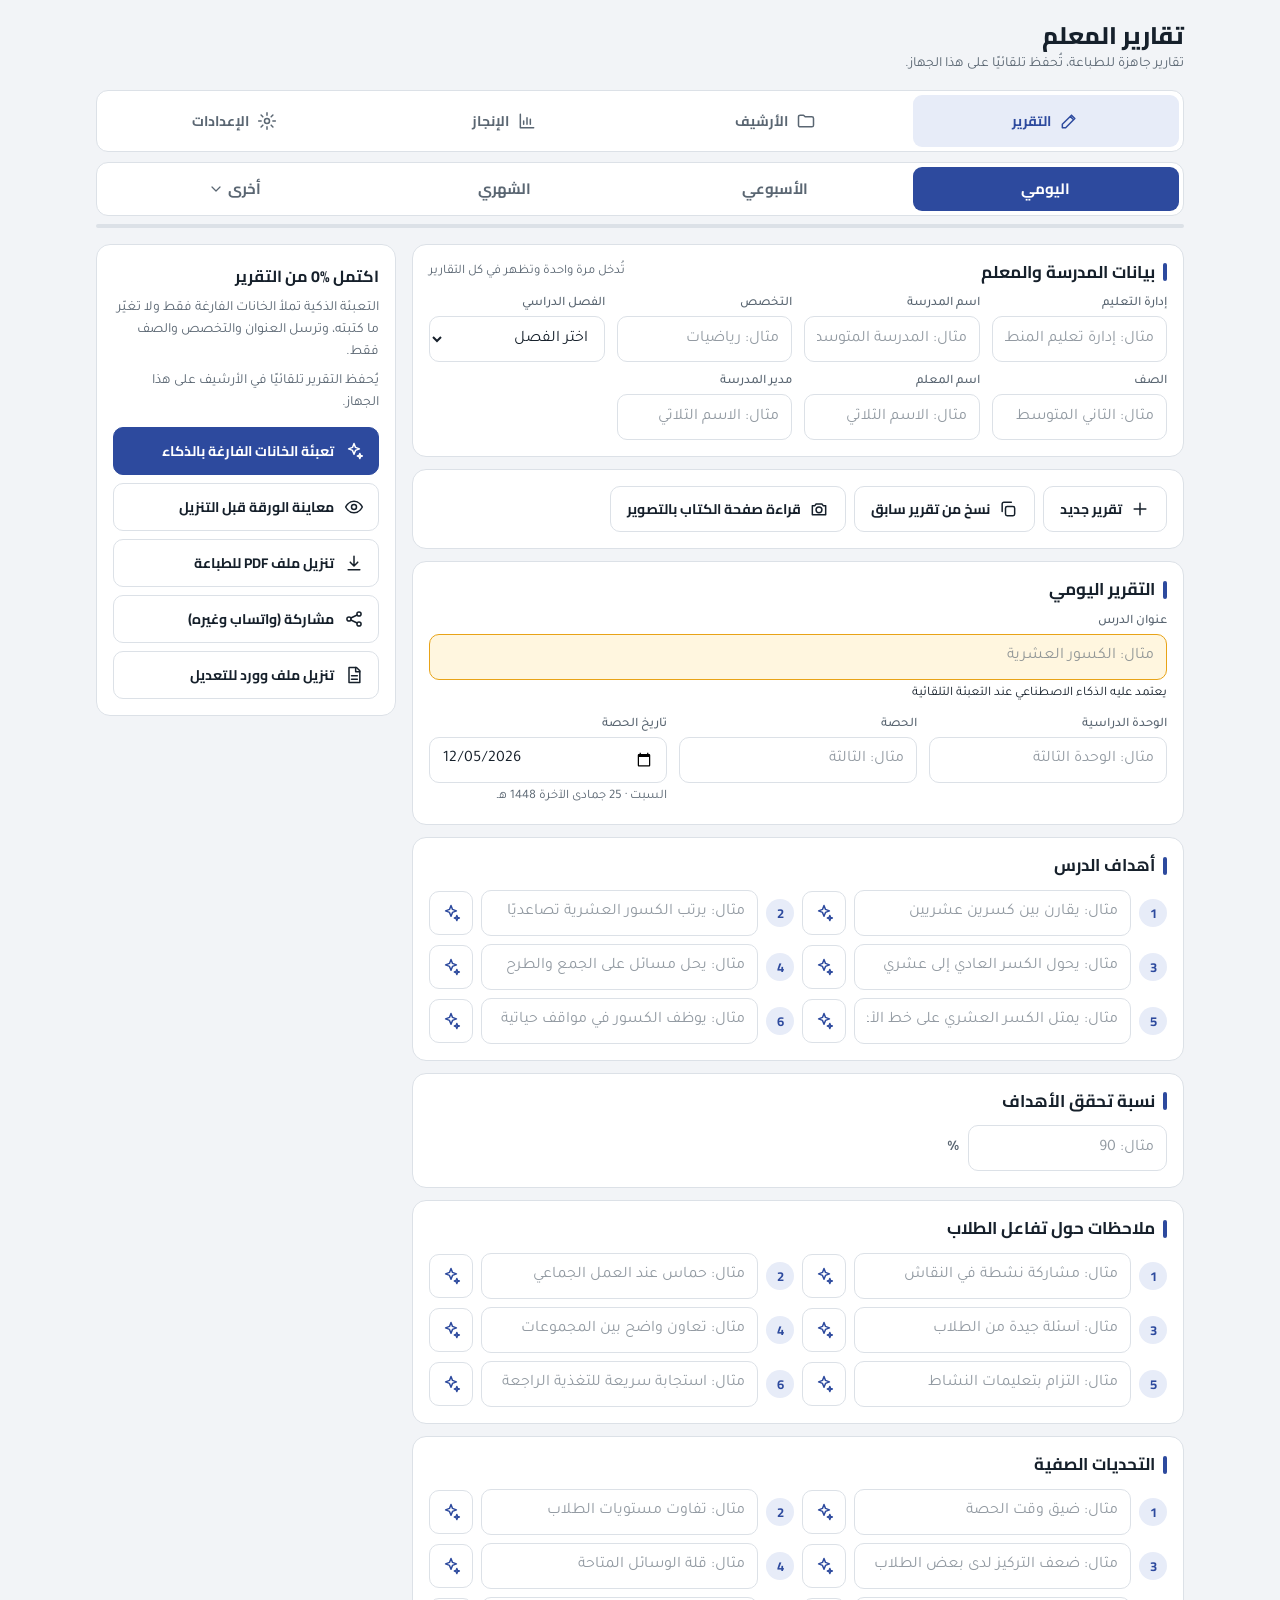
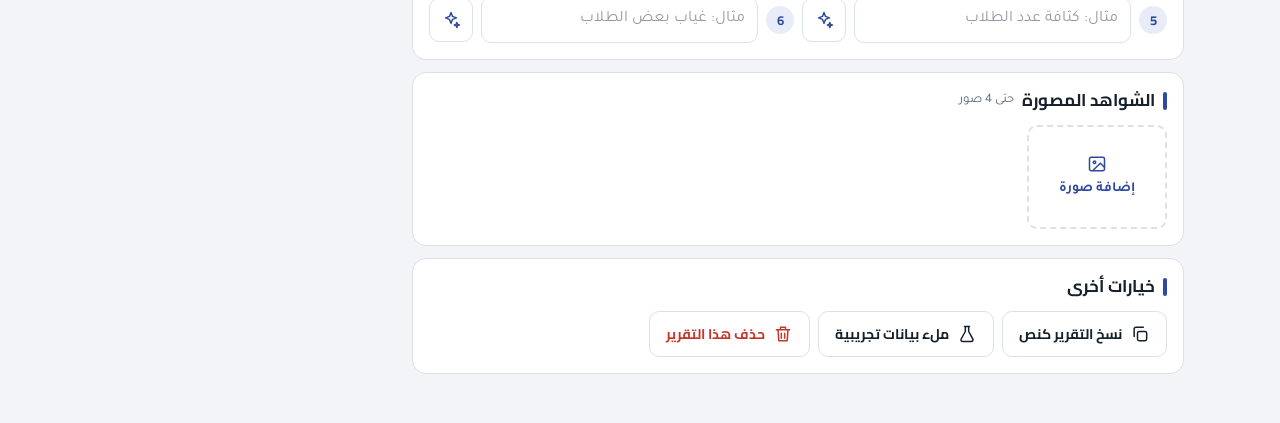
<file: index.html>
<!DOCTYPE html>
<html lang="ar" dir="rtl">
<head>
<meta charset="utf-8">
<meta name="viewport" content="width=device-width, initial-scale=1, viewport-fit=cover">
<title>تقارير المعلم</title>
<meta name="theme-color" content="#2D4A9E">
<meta name="mobile-web-app-capable" content="yes">
<meta name="apple-mobile-web-app-capable" content="yes">
<meta name="apple-mobile-web-app-title" content="تقارير المعلم">
<link rel="manifest" href="manifest.webmanifest">
<link rel="icon" href="icon-192.png">
<link rel="apple-touch-icon" href="apple-touch-icon.png">
<link rel="preconnect" href="https://fonts.googleapis.com">
<link rel="preconnect" href="https://fonts.gstatic.com" crossorigin>
<link href="https://fonts.googleapis.com/css2?family=Cairo:wght@600;700;800&family=Tajawal:wght@400;500;700&display=swap" rel="stylesheet">
<style>
/* Layout idea: sticky tab strip over one scrolling form column; actions dock in a side card on desktop and a bottom bar on phones. */
:root{
  --bg:#F2F4F7; --surface:#FFFFFF; --ink:#16202B; --muted:#5A6672; --line:#DCE1E7;
  --accent:#2D4A9E; --accent-ink:#FFFFFF; --accent-soft:#E7ECF8;
  --key:#E8A317; --key-soft:#FFF6DF; --ok:#1E8E5A; --danger:#C0392B;
  --font-display:Cairo,Tajawal,system-ui,sans-serif; --font-body:Tajawal,system-ui,sans-serif;
  color-scheme:light;
}
@media (prefers-color-scheme:dark){
  :root:not([data-theme="light"]){
    --bg:#0F151C; --surface:#18212B; --ink:#E7ECF1; --muted:#9AA7B4; --line:#2A3643;
    --accent:#8FA8F0; --accent-ink:#0F151C; --accent-soft:#222E4A;
    --key:#F2B33D; --key-soft:#3A2E12; --ok:#4CC38A; --danger:#FF8A7A;
    color-scheme:dark;
  }
}
:root[data-theme="dark"]{
  --bg:#0F151C; --surface:#18212B; --ink:#E7ECF1; --muted:#9AA7B4; --line:#2A3643;
  --accent:#8FA8F0; --accent-ink:#0F151C; --accent-soft:#222E4A;
  --key:#F2B33D; --key-soft:#3A2E12; --ok:#4CC38A; --danger:#FF8A7A;
  color-scheme:dark;
}
*{box-sizing:border-box}
html,body{margin:0}
body{background:var(--bg);color:var(--ink);font:400 16px/1.6 var(--font-body);-webkit-text-size-adjust:100%}
button,input,select,textarea{font:inherit;color:inherit}
[hidden]{display:none!important}
svg.i{width:20px;height:20px;flex:none;fill:none;stroke:currentColor;stroke-width:1.8;stroke-linecap:round;stroke-linejoin:round}
:focus-visible{outline:3px solid var(--accent);outline-offset:2px}
.sr{position:absolute;width:1px;height:1px;overflow:hidden;clip:rect(0 0 0 0);white-space:nowrap}
.wrap{max-width:1120px;margin:0 auto;padding:0 16px}

header.top{padding:20px 0 4px}
header.top h1{margin:0;font:800 24px/1.3 var(--font-display);text-wrap:balance}
header.top p{margin:2px 0 0;color:var(--muted);font-size:14px}

.tabbar{position:sticky;top:0;z-index:20;background:var(--bg);padding:10px 0 8px}
.tabs{display:grid;grid-template-columns:repeat(4,1fr);gap:4px;background:var(--surface);border:1px solid var(--line);border-radius:12px;padding:4px}
.tab{min-height:44px;border:0;background:transparent;border-radius:9px;font:700 15px var(--font-display);color:var(--muted);cursor:pointer}
.tab[aria-selected="true"]{background:var(--accent);color:var(--accent-ink)}
.progress{height:4px;background:var(--line);border-radius:2px;margin-top:8px;overflow:hidden}
.progress>i{display:block;height:100%;width:0;background:var(--ok);transition:width .3s}

.layout{display:grid;grid-template-columns:minmax(0,1fr);gap:16px;padding:8px 0 110px}
.stack{display:grid;gap:12px;min-width:0}
.card{background:var(--surface);border:1px solid var(--line);border-radius:14px;padding:16px}
.card h2,.card summary{margin:0 0 12px;font:700 17px/1.4 var(--font-display);display:flex;align-items:center;gap:8px}
.card h2::before{content:"";width:4px;height:18px;border-radius:2px;background:var(--accent);flex:none}
.card h2{flex-wrap:wrap}
.card h2 small{font:400 13px var(--font-body);color:var(--muted)}
@media (max-width:559px){.card h2 small{flex:1 1 100%;margin-top:-4px}}
details.card summary{cursor:pointer;margin:0;list-style:none;justify-content:space-between}
details.card summary::-webkit-details-marker{display:none}
details.card summary span{display:flex;align-items:center;gap:8px}
details.card summary span::before{content:"";width:4px;height:18px;border-radius:2px;background:var(--accent)}
details.card summary small{font:400 13px var(--font-body);color:var(--muted)}
details.card[open] summary{margin-bottom:12px}

.grid{display:grid;grid-template-columns:repeat(auto-fit,minmax(200px,1fr));gap:12px}
.grid.prof-grid{grid-template-columns:repeat(auto-fit,minmax(150px,1fr))}
@media (max-width:559px){details.card summary small{display:none}}
.no-ai .ai-note{display:none}
.field{min-width:0}
.field.wide{grid-column:1/-1}
label.l{display:block;font:500 13px var(--font-body);color:var(--muted);margin-bottom:4px}
.field small{display:block;color:var(--muted);font-size:13px;margin-top:4px;min-height:1px}
input[type=text],input[type=number],input[type=date],select,textarea{width:100%;min-height:46px;padding:8px 12px;font-size:16px;background:var(--surface);color:var(--ink);border:1px solid var(--line);border-radius:10px}
input::placeholder{color:var(--muted);opacity:.65}
input[type=number]{text-align:right}
.field.key.empty input{border-color:var(--key);background:var(--key-soft)}
.field.key.empty small{color:var(--ink)}
.pct{display:flex;align-items:center;gap:8px;max-width:220px}
.pct span{font-weight:700;color:var(--muted)}

.rows{display:grid;gap:8px}
.row{display:flex;align-items:center;gap:8px}
.num{flex:none;width:28px;height:28px;border-radius:50%;background:var(--accent-soft);color:var(--accent);font:700 13px/28px var(--font-display);text-align:center}
@media (min-width:720px){.rows.two{grid-template-columns:1fr 1fr}}

.thumbs{display:grid;grid-template-columns:repeat(auto-fill,minmax(120px,1fr));gap:10px}
.thumbs figure{margin:0;position:relative;aspect-ratio:4/3;border-radius:10px;overflow:hidden;border:1px solid var(--line)}
.thumbs img{width:100%;height:100%;object-fit:cover;display:block}
.thumbs .x{position:absolute;top:6px;left:6px;width:34px;height:34px;border-radius:50%;border:0;background:rgba(0,0,0,.65);color:#fff;display:grid;place-items:center;cursor:pointer}
.thumbs .add{aspect-ratio:4/3;border:2px dashed var(--line);border-radius:10px;display:flex;flex-direction:column;align-items:center;justify-content:center;gap:4px;color:var(--accent);font-weight:700;font-size:14px;cursor:pointer;text-align:center}
.thumbs .add:focus-within,.thumbs .add:hover{border-color:var(--accent)}

.btn{display:inline-flex;align-items:center;justify-content:center;gap:8px;min-height:46px;padding:0 16px;border-radius:10px;border:1px solid var(--line);background:var(--surface);font:700 14px var(--font-display);cursor:pointer}
.btn:hover{border-color:var(--accent)}
.btn.primary{background:var(--accent);color:var(--accent-ink);border-color:var(--accent)}
.btn.danger{color:var(--danger)}
.btn[disabled]{opacity:.6;cursor:progress}
.btnrow{display:flex;flex-wrap:wrap;gap:8px}

aside{position:fixed;left:0;right:0;bottom:0;z-index:30;background:var(--surface);border-top:1px solid var(--line);padding:8px 12px calc(8px + env(safe-area-inset-bottom))}
.side-info{display:none}
.actions{display:grid;grid-auto-flow:column;grid-auto-columns:1fr;gap:8px}
.abtn{display:flex;flex-direction:column;align-items:center;justify-content:center;gap:2px;min-height:54px;padding:4px 6px;border-radius:10px;border:1px solid var(--line);background:var(--surface);font:700 13px var(--font-display);cursor:pointer;text-align:center}
.abtn.primary{background:var(--accent);color:var(--accent-ink);border-color:var(--accent)}
.abtn[disabled]{opacity:.6;cursor:progress}
.l-long{display:none}
.no-ai [data-act="ai"],.no-ai .cellai,.no-ai [data-act="book"]{display:none}
@media (min-width:960px){
  .layout{grid-template-columns:minmax(0,1fr) 300px;align-items:start;padding-bottom:48px}
  aside{position:sticky;top:96px;left:auto;right:auto;bottom:auto;border:1px solid var(--line);border-radius:14px;padding:16px}
  .side-info{display:block;margin-bottom:12px}
  .side-info h3{margin:0 0 6px;font:700 16px var(--font-display)}
  .side-info p{margin:0 0 6px;color:var(--muted);font-size:14px}
  .actions{grid-auto-flow:row;gap:8px}
  .abtn{flex-direction:row;justify-content:flex-start;gap:10px;min-height:48px;padding:0 14px;font-size:14px;text-align:right}
  .l-long{display:inline}.l-short{display:none}
}

#toast{position:fixed;left:50%;transform:translateX(-50%);bottom:calc(84px + env(safe-area-inset-bottom));max-width:min(92vw,420px);background:var(--ink);color:var(--bg);padding:10px 16px;border-radius:10px;font-size:14px;z-index:60;opacity:0;pointer-events:none;transition:opacity .2s;text-align:center}
#toast.on{opacity:1}
@media (min-width:960px){#toast{bottom:24px}}

.overlay{position:fixed;inset:0;z-index:50;background:rgba(10,15,22,.6);display:flex;align-items:center;justify-content:center;padding:16px}
.overlay[hidden]{display:none}
.modal{background:var(--surface);border-radius:14px;padding:20px;max-width:420px;width:100%;border:1px solid var(--line)}
.modal h3{margin:0 0 8px;font:700 18px var(--font-display)}
.modal p{margin:0 0 16px;color:var(--muted)}
.modal .btnrow{justify-content:flex-start}
.pvbox{background:var(--surface);border-radius:14px;width:min(100%,860px);max-height:100%;display:flex;flex-direction:column;border:1px solid var(--line)}
.pvhead{display:flex;align-items:center;justify-content:space-between;gap:8px;padding:10px 14px;border-bottom:1px solid var(--line)}
.pvhead h3{margin:0;font:700 16px var(--font-display)}
.pvbody{overflow:auto;padding:14px;background:#8A94A0;border-radius:0 0 14px 14px}
.pvwrap{margin:0 auto;position:relative;background:#fff;box-shadow:0 4px 18px rgba(0,0,0,.25)}
.pvwrap .sheet{position:absolute;top:0;right:0;transform-origin:top right;min-height:1123px}

#sheetHolder{position:fixed;top:0;left:-12000px;width:794px;pointer-events:none}

/* Printed sheet: fixed light colors, independent of the page theme */
.sheet{width:794px;background:#fff;color:#16202B;padding:20px 40px 24px;font:400 14px/1.55 Tajawal,sans-serif;direction:rtl;text-align:right}
.sheet *{box-sizing:border-box}
.sh-head{display:flex;justify-content:space-between;align-items:flex-end;gap:16px;border-bottom:3px solid #2D4A9E;padding-bottom:10px;margin-bottom:12px}
.sh-title{font:800 26px/1.2 Cairo,Tajawal,sans-serif;color:#16202B}
.sh-sub{color:#5A6672;font-size:13px;margin-top:4px}
.sh-org{font-size:13px;color:#5A6672;text-align:left;line-height:1.6}
.sh-org b{display:block;color:#16202B;font-size:15px}
.sh-info{display:grid;grid-template-columns:repeat(3,1fr);gap:1px;background:#CBD3DC;border:1px solid #CBD3DC;border-radius:6px;overflow:hidden}
.sh-c{background:#fff;padding:5px 10px;min-height:48px}
.sh-c.w2{grid-column:span 2}.sh-c.w3{grid-column:1/-1}
.sh-c b{display:block;font-size:12px;font-weight:500;color:#5A6672}
.sh-c span{display:block;font-weight:700;min-height:20px}
.sh-sec{margin-top:11px;break-inside:avoid;page-break-inside:avoid}
.sh-h{background:#2D4A9E;color:#fff;font:700 14px Cairo,Tajawal,sans-serif;padding:4px 10px;border-radius:5px}
.sh-cells{display:grid;gap:6px;margin-top:6px}
.sh-cells.c3{grid-template-columns:repeat(3,1fr)}.sh-cells.c2{grid-template-columns:repeat(2,1fr)}
.sh-cell{border:1px solid #CBD3DC;border-radius:5px;padding:4px 8px;min-height:32px;display:flex;gap:6px;align-items:flex-start}
.sh-n{color:#2D4A9E;font-weight:700;flex:none}
.sh-pct{margin-top:6px;border:1px solid #CBD3DC;border-radius:5px;padding:4px 10px;min-height:32px;font-weight:700;font-size:16px}
.sh-imgs{display:grid;grid-template-columns:repeat(2,1fr);gap:8px;margin-top:6px}
.sh-imgs img{width:100%;height:170px;object-fit:cover;border-radius:5px;border:1px solid #CBD3DC;display:block}
.sh-sign{display:grid;grid-template-columns:1fr 1fr;gap:24px;margin-top:16px;break-inside:avoid;page-break-inside:avoid}
.sh-sign div{border-top:1px solid #16202B;padding-top:6px;font-size:13px;min-height:54px}
.sh-sign b{color:#5A6672;font-weight:500}

@media (prefers-reduced-motion:reduce){.progress>i,#toast{transition:none}}


/* ---- v2: views, profiles, archive, dashboard, settings ---- */
.top-row{display:flex;justify-content:space-between;align-items:flex-start;gap:12px}
.profsw select{min-height:40px;width:auto;max-width:190px;font-size:14px}
nav.views{display:grid;grid-template-columns:repeat(4,1fr);gap:4px;background:var(--surface);border:1px solid var(--line);border-radius:12px;padding:4px;margin:10px 0 0}
.vbtn{display:flex;flex-direction:column;align-items:center;justify-content:center;gap:2px;min-height:52px;border:0;background:transparent;border-radius:9px;font:700 13px var(--font-display);color:var(--muted);cursor:pointer}
.vbtn[aria-current="page"]{background:var(--accent-soft);color:var(--accent)}
@media (min-width:560px){.vbtn{flex-direction:row;gap:8px;font-size:14px}}
.tab{padding:0 4px;display:flex;align-items:center;justify-content:center;gap:4px;white-space:nowrap;overflow:hidden;text-overflow:ellipsis}
.tab svg.i{width:16px;height:16px}
.tab.more{min-width:0}
body:not([data-view="edit"]) .tabbar,body:not([data-view="edit"]) aside{display:none}
body:not([data-view="edit"]) .layout{padding-bottom:40px;grid-template-columns:minmax(0,1fr)}
.abtn.desk-only{display:none}
@media (min-width:960px){.abtn.desk-only{display:flex}.btn.desk-hide{display:none}}

textarea{display:block;resize:vertical;line-height:1.7;min-height:120px}
.muted{color:var(--muted)}
.card p.muted{margin:0 0 12px;font-size:14px}
.pad{padding:12px}
.center{justify-content:center}
.empty-state{text-align:center;color:var(--muted)}
.empty-state p{margin:0}
.btn.accent{background:var(--accent-soft);color:var(--accent);border-color:var(--accent)}
.btn.mini{min-height:40px;padding:0 12px;font-size:13px}
label.btn{cursor:pointer}
.tools .btnrow{align-items:stretch}
.sec-head{display:flex;justify-content:space-between;align-items:flex-start;gap:8px;flex-wrap:wrap;margin-bottom:12px}
.sec-head h2{margin:0}
.row input{flex:1;min-width:0}
.cellai{flex:none;width:44px;height:44px;border-radius:10px;border:1px solid var(--line);background:var(--surface);color:var(--accent);display:grid;place-items:center;cursor:pointer}
.cellai:hover{border-color:var(--accent);background:var(--accent-soft)}
.cellai[disabled]{opacity:.5;cursor:progress}

.card.list{padding:4px 16px}
.item{display:flex;justify-content:space-between;align-items:center;gap:12px;padding:12px 0;border-bottom:1px solid var(--line)}
.item:last-child{border-bottom:0}
.it-main{min-width:0}
.it-top{display:flex;flex-wrap:wrap;align-items:center;gap:6px}
.it-top b{font:700 15px var(--font-display)}
.it-meta{color:var(--muted);font-size:13px;margin-top:2px}
.it-act{display:flex;gap:6px;flex:none}
@media (max-width:559px){.item{flex-direction:column;align-items:stretch}}
.chip{display:inline-block;padding:1px 10px;border-radius:999px;background:var(--accent-soft);color:var(--accent);font:700 12px var(--font-display)}
.chip.on{background:var(--key-soft);color:var(--ink);box-shadow:inset 0 0 0 1px var(--key)}
.chip.big{font-size:14px;padding:6px 14px}
.chips{display:flex;flex-wrap:wrap;gap:8px}

.stats{display:grid;grid-template-columns:repeat(auto-fit,minmax(130px,1fr));gap:10px}
.stat{background:var(--accent-soft);border-radius:12px;padding:12px;text-align:center}
.stat b{display:block;font:800 26px/1.3 var(--font-display);color:var(--accent)}
.stat span{font-size:13px;color:var(--muted)}
.chart{width:100%;max-width:560px;height:auto;display:block;margin:0 auto;direction:ltr}
.chart .ax{stroke:var(--line);stroke-width:1.5}
.chart .gl{stroke:var(--line);stroke-dasharray:3 4}
.chart .tx{fill:var(--muted);font:11px Tajawal,sans-serif}
.chart .tv{fill:var(--ink);font:700 11px Cairo,sans-serif}
.chart .bar{fill:var(--accent)}
.chart .bar0{fill:var(--line)}
.rank{margin:0;padding:0;list-style:none;display:grid;gap:6px}
.rank li{display:flex;justify-content:space-between;gap:12px;padding:8px 12px;background:var(--bg);border-radius:8px}
.rank b{color:var(--accent);font-family:var(--font-display)}

.idents{display:grid;gap:14px}
.ident{display:flex;gap:12px;align-items:center}
.ident-prev{width:84px;height:84px;flex:none;border:1px dashed var(--line);border-radius:10px;display:grid;place-items:center;color:var(--muted);background:#fff;overflow:hidden}
.ident-prev img{max-width:100%;max-height:100%;object-fit:contain}
.ident-info b{display:block;font:700 15px var(--font-display)}
.ident-info small{display:block;color:var(--muted);margin-bottom:6px}

.modal.wide{max-width:560px;padding:0;overflow:hidden;display:flex;flex-direction:column;max-height:88vh}
.pickbody{overflow:auto;padding:4px 8px}
.pitem{display:flex;gap:10px;align-items:center;width:100%;padding:12px;border:0;border-bottom:1px solid var(--line);background:transparent;text-align:right;cursor:pointer;font:inherit}
.pitem:hover{background:var(--accent-soft)}
.pitem b{font:700 15px var(--font-display);font-weight:700}
.pitem small{display:block;color:var(--muted);font-size:13px}
.pitem input[type=checkbox]{width:22px;height:22px;flex:none;accent-color:var(--accent)}
.pickfoot{padding:12px;border-top:1px solid var(--line)}

.sync-code{direction:ltr;font:700 20px/1.4 ui-monospace,Menlo,Consolas,monospace;letter-spacing:.06em;padding:12px;background:var(--accent-soft);border-radius:10px;text-align:center;user-select:all;overflow-wrap:anywhere;margin-bottom:12px}
.sync-join{display:flex;gap:8px;margin-top:10px}
.sync-join input{direction:ltr;text-transform:uppercase;letter-spacing:.05em}
.sync-msg{margin:10px 0 0;font-size:14px;color:var(--muted)}
.sync-msg.err{color:var(--danger)}
.sync-msg.ok{color:var(--ok)}

/* printed sheet: identity images */
.sh-brand{display:flex;align-items:center;gap:12px}
.sh-logo{height:64px;max-width:130px;object-fit:contain;display:block}
.sh-sign div{position:relative}
.sh-sig{height:46px;max-width:150px;object-fit:contain;vertical-align:middle;margin-inline-start:6px}
.sh-stamp{height:62px}

</style>
</head>
<body data-view="edit">
<svg width="0" height="0" style="position:absolute" aria-hidden="true">
  <symbol id="i-ai" viewBox="0 0 24 24"><path d="M12 3l1.8 4.7 4.7 1.8-4.7 1.8L12 16l-1.8-4.7L5.5 9.5l4.7-1.8L12 3z"/><path d="M19 15l.8 2.2L22 18l-2.2.8L19 21l-.8-2.2L16 18l2.2-.8L19 15z"/></symbol>
  <symbol id="i-eye" viewBox="0 0 24 24"><path d="M2 12s3.6-7 10-7 10 7 10 7-3.6 7-10 7S2 12 2 12z"/><circle cx="12" cy="12" r="3"/></symbol>
  <symbol id="i-down" viewBox="0 0 24 24"><path d="M12 4v11M7.5 11L12 15.5 16.5 11M5 20h14"/></symbol>
  <symbol id="i-up" viewBox="0 0 24 24"><path d="M12 16V5M7.5 9L12 4.5 16.5 9M5 20h14"/></symbol>
  <symbol id="i-copy" viewBox="0 0 24 24"><rect x="9" y="9" width="11" height="11" rx="2"/><path d="M5 15V6a2 2 0 012-2h9"/></symbol>
  <symbol id="i-trash" viewBox="0 0 24 24"><path d="M4 7h16M9 7V4h6v3M6 7l1 13h10l1-13M10 11v6M14 11v6"/></symbol>
  <symbol id="i-img" viewBox="0 0 24 24"><rect x="3" y="4" width="18" height="16" rx="2"/><circle cx="9" cy="10" r="1.5"/><path d="M21 16l-5-5-8 8"/></symbol>
  <symbol id="i-x" viewBox="0 0 24 24"><path d="M6 6l12 12M18 6L6 18"/></symbol>
  <symbol id="i-flask" viewBox="0 0 24 24"><path d="M9 3h6M10 3v6l-5 9a2 2 0 001.7 3h10.6a2 2 0 001.7-3l-5-9V3"/></symbol>
  <symbol id="i-edit" viewBox="0 0 24 24"><path d="M4 20h4L19 9l-4-4L4 16v4zM13.5 6.5l4 4"/></symbol>
  <symbol id="i-folder" viewBox="0 0 24 24"><path d="M3 7a2 2 0 012-2h4l2 2h8a2 2 0 012 2v8a2 2 0 01-2 2H5a2 2 0 01-2-2V7z"/></symbol>
  <symbol id="i-chart" viewBox="0 0 24 24"><path d="M4 20V4M4 20h16M8 16v-4M12 16V8M16 16v-6"/></symbol>
  <symbol id="i-gear" viewBox="0 0 24 24"><circle cx="12" cy="12" r="3"/><path d="M12 2v3M12 19v3M2 12h3M19 12h3M4.9 4.9l2.1 2.1M17 17l2.1 2.1M19.1 4.9L17 7M7 17l-2.1 2.1"/></symbol>
  <symbol id="i-share" viewBox="0 0 24 24"><circle cx="6" cy="12" r="2.5"/><circle cx="18" cy="6" r="2.5"/><circle cx="18" cy="18" r="2.5"/><path d="M8.2 10.8l7.6-3.6M8.2 13.2l7.6 3.6"/></symbol>
  <symbol id="i-doc" viewBox="0 0 24 24"><path d="M6 3h9l4 4v14H6V3z"/><path d="M14 3v5h5M9 13h7M9 17h7"/></symbol>
  <symbol id="i-plus" viewBox="0 0 24 24"><path d="M12 5v14M5 12h14"/></symbol>
  <symbol id="i-wand" viewBox="0 0 24 24"><path d="M4 20L16 8M14 6l4 4M18 3v3M16.5 4.5h3M6 5v2M5 6h2"/></symbol>
  <symbol id="i-cam" viewBox="0 0 24 24"><path d="M4 8h3l1.5-2h7L17 8h3v11H4V8z"/><circle cx="12" cy="13" r="3.5"/></symbol>
  <symbol id="i-users" viewBox="0 0 24 24"><circle cx="9" cy="8" r="3.2"/><path d="M3 20c0-3.3 2.7-6 6-6s6 2.7 6 6M16 5a3 3 0 010 6M18 14c2.2.6 3.5 2.8 3.5 6"/></symbol>
  <symbol id="i-sync" viewBox="0 0 24 24"><path d="M20 8a8 8 0 00-14-2M4 4v4h4M4 16a8 8 0 0014 2M20 20v-4h-4"/></symbol>
  <symbol id="i-phone" viewBox="0 0 24 24"><rect x="7" y="3" width="10" height="18" rx="2"/><path d="M11 18h2"/></symbol>
  <symbol id="i-check" viewBox="0 0 24 24"><path d="M5 12.5l4.5 4.5L19 7.5"/></symbol>
  <symbol id="i-chev" viewBox="0 0 24 24"><path d="M6 9l6 6 6-6"/></symbol>
</svg>

<div class="wrap">
  <header class="top">
    <div class="top-row">
      <div>
        <h1>تقارير المعلم</h1>
        <p id="subLine">تقارير جاهزة للطباعة، تُحفظ تلقائيًا على هذا الجهاز.</p>
      </div>
      <div class="profsw">
        <label class="sr" for="profSel">الملف الحالي</label>
        <select id="profSel" aria-label="الملف الحالي"></select>
      </div>
    </div>
  </header>

  <nav class="views" aria-label="أقسام الصفحة">
    <button type="button" class="vbtn" data-view="edit" aria-current="page"><svg class="i"><use href="#i-edit"/></svg><span>التقرير</span></button>
    <button type="button" class="vbtn" data-view="archive"><svg class="i"><use href="#i-folder"/></svg><span>الأرشيف</span></button>
    <button type="button" class="vbtn" data-view="dash"><svg class="i"><use href="#i-chart"/></svg><span>الإنجاز</span></button>
    <button type="button" class="vbtn" data-view="settings"><svg class="i"><use href="#i-gear"/></svg><span>الإعدادات</span></button>
  </nav>

  <div class="tabbar" id="tabbar">
    <div class="tabs" role="tablist" aria-label="نوع التقرير" id="tabs"></div>
    <div class="progress" role="progressbar" aria-label="اكتمال التقرير" aria-valuemin="0" aria-valuemax="100" aria-valuenow="0"><i id="bar"></i></div>
  </div>

  <main class="layout">
    <div class="stack" id="form"></div>

    <aside aria-label="إجراءات التقرير" id="actions">
      <div class="side-info">
        <h3>اكتمل <span dir="ltr" id="pctTxt">0%</span> من التقرير</h3>
        <p class="ai-note">التعبئة الذكية تملأ الخانات الفارغة فقط ولا تغيّر ما كتبته، وترسل العنوان والتخصص والصف فقط.</p>
        <p class="save-note" id="saveNote">يُحفظ التقرير تلقائيًا في الأرشيف على هذا الجهاز.</p>
      </div>
      <div class="actions">
        <button class="abtn primary" data-act="ai" id="aiBtn"><svg class="i"><use href="#i-ai"/></svg><span class="l-long">تعبئة الخانات الفارغة بالذكاء</span><span class="l-short">تعبئة ذكية</span></button>
        <button class="abtn" data-act="preview"><svg class="i"><use href="#i-eye"/></svg><span class="l-long">معاينة الورقة قبل التنزيل</span><span class="l-short">معاينة</span></button>
        <button class="abtn" data-act="pdf" id="pdfBtn"><svg class="i"><use href="#i-down"/></svg><span class="l-long">تنزيل ملف PDF للطباعة</span><span class="l-short">تنزيل</span></button>
        <button class="abtn" data-act="share"><svg class="i"><use href="#i-share"/></svg><span class="l-long">مشاركة (واتساب وغيره)</span><span class="l-short">مشاركة</span></button>
        <button class="abtn desk-only" data-act="docx"><svg class="i"><use href="#i-doc"/></svg><span class="l-long">تنزيل ملف وورد للتعديل</span></button>
      </div>
    </aside>
  </main>
</div>

<div id="toast" role="status" aria-live="polite"></div>

<div class="overlay" id="dlg" hidden>
  <div class="modal" role="dialog" aria-modal="true" aria-labelledby="dlgT">
    <h3 id="dlgT">حذف بيانات التقرير؟</h3>
    <p id="dlgP">ستُحذف حقول هذا التقرير وصوره.</p>
    <div class="btnrow">
      <button class="btn danger" data-dlg="ok" id="dlgOk">حذف</button>
      <button class="btn" data-dlg="cancel">إلغاء</button>
    </div>
  </div>
</div>

<div class="overlay" id="pick" hidden>
  <div class="modal wide" role="dialog" aria-modal="true" aria-labelledby="pickT">
    <div class="pvhead">
      <h3 id="pickT">اختيار</h3>
      <button class="btn" data-pickclose aria-label="إغلاق"><svg class="i"><use href="#i-x"/></svg></button>
    </div>
    <div class="pickbody" id="pickBody"></div>
    <div class="btnrow pickfoot" id="pickFoot" hidden><button class="btn primary" id="pickOk" type="button">إضافة المحدد</button></div>
  </div>
</div>

<div class="overlay" id="pv" hidden>
  <div class="pvbox" role="dialog" aria-modal="true" aria-labelledby="pvT">
    <div class="pvhead">
      <h3 id="pvT">معاينة الورقة</h3>
      <div class="btnrow">
        <button class="btn primary" data-act="pdf"><svg class="i"><use href="#i-down"/></svg>تنزيل</button>
        <button class="btn" data-act="share"><svg class="i"><use href="#i-share"/></svg>مشاركة</button>
        <button class="btn" data-pvclose id="pvClose" aria-label="إغلاق المعاينة"><svg class="i"><use href="#i-x"/></svg></button>
      </div>
    </div>
    <div class="pvbody" id="pvBody"><div class="pvwrap" id="pvWrap"></div></div>
  </div>
</div>

<input class="sr" type="file" id="bookFile" accept="image/*" capture="environment" tabindex="-1">
<input class="sr" type="file" id="restoreFile" accept="application/json,.json" tabindex="-1">
<input class="sr" type="file" id="imgFile" accept="image/*" tabindex="-1">

<div id="sheetHolder" aria-hidden="true"></div>

<script>
(function(){
'use strict';
var MAXIMG=4;
var LEGACY_KEY='teacher-reports:v1';
/* Address of the Cloudflare Worker that relays AI requests and encrypted sync blobs. Leave empty to hide those features outside Claude. */
var AI_ENDPOINT='https://teacher-reports-ai.taj-academy.workers.dev/';
var SYNC_ENDPOINT=AI_ENDPOINT?AI_ENDPOINT+'sync':'';
var CDN={
  html2pdf:'https://cdnjs.cloudflare.com/ajax/libs/html2pdf.js/0.10.1/html2pdf.bundle.min.js',
  jszip:'https://cdnjs.cloudflare.com/ajax/libs/jszip/3.10.1/jszip.min.js'
};

var $=function(s,r){return (r||document).querySelector(s);};
var $$=function(s,r){return Array.prototype.slice.call((r||document).querySelectorAll(s));};
var esc=function(s){return String(s==null?'':s).replace(/[&<>"']/g,function(c){return {'&':'&amp;','<':'&lt;','>':'&gt;','"':'&quot;',"'":'&#39;'}[c];});};
function uid(){return Date.now().toString(36)+Math.random().toString(36).slice(2,8);}
function icon(id){return '<svg class="i" aria-hidden="true"><use href="#i-'+id+'"/></svg>';}

/* ---------- dates ---------- */
function pad(n){return String(n).padStart(2,'0');}
function iso(d){return d.getFullYear()+'-'+pad(d.getMonth()+1)+'-'+pad(d.getDate());}
function today(){return iso(new Date());}
function parseISO(s){var m=/^(\d{4})-(\d{2})-(\d{2})$/.exec(s||'');return m?new Date(+m[1],+m[2]-1,+m[3],12):null;}
function fmt(loc,o,dt){try{return new Intl.DateTimeFormat(loc,o).format(dt);}catch(e){return '';}}
function dates(s){
  var dt=parseISO(s);if(!dt){return null;}
  return {
    w:fmt('ar-SA-u-ca-gregory',{weekday:'long'},dt),
    h:fmt('ar-SA-u-ca-islamic-umalqura-nu-latn',{day:'numeric',month:'long',year:'numeric'},dt),
    g:fmt('ar-SA-u-ca-gregory-nu-latn',{day:'numeric',month:'long',year:'numeric'},dt)
  };
}
function shortHijri(s){var dt=parseISO(s);return dt?fmt('ar-SA-u-ca-islamic-umalqura-nu-latn',{day:'numeric',month:'long'},dt):'';}
function addDays(s,n){var d=parseISO(s);if(!d){return s;}d.setDate(d.getDate()+n);return iso(d);}
function numOf(x){if(x==null||String(x).trim()===''){return null;}var n=Number(x);return isNaN(n)?null:n;}
function avgOf(a){return a.length?Math.round(a.reduce(function(x,y){return x+y;},0)/a.length):null;}
/* The school week runs Sunday to Saturday here; reports are grouped by it. */
function weekRange(s){
  var d=parseISO(s);if(!d){return null;}
  var a=new Date(d);a.setDate(d.getDate()-d.getDay());
  var b=new Date(a);b.setDate(a.getDate()+6);
  return [iso(a),iso(b)];
}
function hijriKey(s){
  var d=parseISO(s);if(!d){return '';}
  try{
    var o={};
    new Intl.DateTimeFormat('en-US-u-ca-islamic-umalqura-nu-latn',{year:'numeric',month:'numeric',day:'numeric'}).formatToParts(d).forEach(function(x){o[x.type]=x.value;});
    return o.year+'-'+o.month;
  }catch(e){return String(s).slice(0,7);}
}
function hijriMonthName(s){var d=parseISO(s);return d?fmt('ar-SA-u-ca-islamic-umalqura-nu-latn',{month:'long'},d):'';}

var timer=null;
function toast(msg){var t=$('#toast');t.textContent=msg;t.classList.add('on');clearTimeout(timer);timer=setTimeout(function(){t.classList.remove('on');},3400);}

function loadScript(url){
  return new Promise(function(res,rej){
    var s=document.createElement('script');s.src=url;s.onload=function(){res();};s.onerror=function(){rej(new Error('load '+url));};
    document.head.appendChild(s);
  });
}
var libs={};
function needLib(name){
  var test={html2pdf:function(){return window.html2pdf;},jszip:function(){return window.JSZip;}}[name];
  if(test()){return Promise.resolve();}
  if(!libs[name]){libs[name]=loadScript(CDN[name]).catch(function(e){libs[name]=null;throw e;});}
  return libs[name];
}

/* ---------- configuration ---------- */
var TERMS=['الفصل الدراسي الأول','الفصل الدراسي الثاني'];
var PROFILE=[
  {id:'eduDept',label:'إدارة التعليم',ph:'إدارة تعليم المنطقة'},
  {id:'school',label:'اسم المدرسة',ph:'المدرسة المتوسطة'},
  {id:'spec',label:'التخصص',ph:'رياضيات'},
  {id:'term',label:'الفصل الدراسي',type:'select',opts:TERMS},
  {id:'grade',label:'الصف',ph:'الثاني المتوسط'},
  {id:'teacher',label:'اسم المعلم',ph:'الاسم الثلاثي'},
  {id:'principal',label:'مدير المدرسة',ph:'الاسم الثلاثي'}
];

var TABS={
  daily:{group:'main',label:'اليومي',title:'التقرير اليومي',topic:{label:'عنوان الدرس',ph:'الكسور العشرية'},
    meta:[{id:'unit',label:'الوحدة الدراسية',ph:'الوحدة الثالثة'},{id:'period',label:'الحصة',ph:'الثالثة'}],
    dateLabel:'تاريخ الحصة',
    sections:[
      {t:'list',id:'objs',label:'أهداف الدرس',n:6,ai:true,ph:['يقارن بين كسرين عشريين','يرتب الكسور العشرية تصاعديًا','يحول الكسر العادي إلى عشري','يحل مسائل على الجمع والطرح','يمثل الكسر العشري على خط الأعداد','يوظف الكسور في مواقف حياتية']},
      {t:'pct',id:'ach',label:'نسبة تحقق الأهداف',ai:[80,100],ph:'90'},
      {t:'list',id:'ints',label:'ملاحظات حول تفاعل الطلاب',n:6,ai:true,ph:['مشاركة نشطة في النقاش','حماس عند العمل الجماعي','أسئلة جيدة من الطلاب','تعاون واضح بين المجموعات','التزام بتعليمات النشاط','استجابة سريعة للتغذية الراجعة']},
      {t:'list',id:'chas',label:'التحديات الصفية',n:6,ai:true,ph:['ضيق وقت الحصة','تفاوت مستويات الطلاب','ضعف التركيز لدى بعض الطلاب','قلة الوسائل المتاحة','كثافة عدد الطلاب','غياب بعض الطلاب']}
    ]},
  weekly:{group:'main',label:'الأسبوعي',title:'التقرير الأسبوعي',topic:{label:'الأسبوع',ph:'الأسبوع الرابع'},meta:[],dateLabel:'تاريخ التقرير',
    sections:[
      {t:'list',id:'lessons',label:'أهم الدروس المنفذة',n:6,ai:true,ph:['مفهوم الكسر العشري','مقارنة الكسور العشرية','ترتيب الكسور العشرية','جمع الكسور العشرية','طرح الكسور العشرية','مراجعة عامة وتقويم']},
      {t:'pct',id:'ach',label:'متوسط تحقق الأهداف',ai:false,note:'يُحسب من تقاريرك اليومية',ph:'90'},
      {t:'list',id:'str',label:'أبرز نقاط القوة لدى الطلاب',n:3,ai:true,ph:['إتقان المهارات الأساسية','المشاركة الصفية الفاعلة','الالتزام بإنجاز الواجبات']},
      {t:'list',id:'weak',label:'أبرز نقاط الضعف لدى الطلاب',n:3,ai:true,ph:['ضعف في حل المسائل اللفظية','أخطاء في ترتيب العمليات','تردد في المشاركة الفردية']},
      {t:'list',id:'chal',label:'أبرز التحديات التعليمية',n:3,ai:true,ph:['تفاوت مستويات الطلاب','ضيق الوقت المخصص','قلة التطبيقات العملية']},
      {t:'list',id:'act',label:'الإجراءات العلاجية',n:3,ai:true,ph:['حصص تقوية قصيرة','أوراق عمل علاجية','تنويع أساليب الشرح']},
      {t:'list',id:'imp',label:'أثر الإجراءات على تقدم الطلاب',n:3,ai:true,ph:['تحسن ملحوظ في التطبيق','ارتفاع نسبة المشاركة','انخفاض الأخطاء المتكررة']},
      {t:'list',id:'rec',label:'توصيات الأسبوع القادم',n:3,ai:true,ph:['تكثيف التدريب الفردي','توظيف التقنية في الشرح','متابعة الطلاب المتعثرين']}
    ]},
  monthly:{group:'main',label:'الشهري',title:'التقرير الشهري',topic:{label:'الشهر',ph:'ربيع الآخر'},meta:[],dateLabel:'تاريخ التقرير',
    sections:[
      {t:'pct',id:'prog',label:'نسبة الإنجاز',ai:[85,100],ph:'95'},
      {t:'list',id:'imps',label:'أبرز التحسينات في أداء الطلاب',n:3,ai:true,ph:['ارتفاع مستوى التحصيل','تحسن في الانضباط الصفي','زيادة المشاركة الصفية']},
      {t:'list',id:'iss',label:'القضايا المستمرة التي تحتاج متابعة',n:3,ai:true,ph:['تأخر بعض الطلاب في الواجبات','ضعف مهارات الحساب الذهني','تكرار الغياب لدى بعض الطلاب']},
      {t:'list',id:'plans',label:'خطط المعالجة المقترحة',n:3,ai:true,ph:['برنامج تقوية أسبوعي','التواصل مع أولياء الأمور','تنويع أنشطة التعلم']},
      {t:'list',id:'top',label:'الطلاب المتميزون',n:4,ai:false,names:true,note:'أسماء تكتبها بنفسك',ph:['اسم الطالب']},
      {t:'list',id:'enr',label:'الخطة الإثرائية للطلاب المتميزين',n:3,ai:true,ph:['مسائل إثرائية متقدمة','مشاريع بحثية قصيرة','قيادة مجموعات التعلم']},
      {t:'list',id:'fail',label:'الطلاب المخفقون',n:4,ai:false,names:true,note:'أسماء تكتبها بنفسك',ph:['اسم الطالب']},
      {t:'list',id:'rem',label:'خطة المعالجة للمخفقين',n:3,ai:true,ph:['حصص علاجية فردية','تبسيط المهارات خطوة بخطوة','متابعة أسبوعية مع ولي الأمر']}
    ]},
  remedial:{group:'more',label:'الخطة العلاجية',title:'الخطة العلاجية',topic:{label:'المهارة المستهدفة',ph:'مقارنة الكسور العشرية'},
    meta:[{id:'dur',label:'مدة الخطة',ph:'أسبوعان'},{id:'cnt',label:'عدد الطلاب المستهدفين',ph:'8'}],dateLabel:'تاريخ بدء الخطة',
    sections:[
      {t:'list',id:'stu',label:'الطلاب المستهدفون',n:6,ai:false,names:true,note:'أسماء تكتبها بنفسك',ph:['اسم الطالب']},
      {t:'list',id:'cause',label:'أسباب الضعف',n:3,ai:true,ph:['ضعف في إتقان الأساسيات','قلة التدريب المنزلي','صعوبة في فهم المفهوم']},
      {t:'list',id:'proc',label:'الإجراءات العلاجية',n:4,ai:true,ph:['حصص علاجية قصيرة','أوراق عمل متدرجة','تعلم بالأقران','متابعة فردية أسبوعية']},
      {t:'list',id:'tools',label:'الأنشطة والوسائل',n:3,ai:true,ph:['بطاقات تعليمية','ألعاب تعليمية','عروض تقنية مبسطة']},
      {t:'pct',id:'gain',label:'نسبة التحسن بعد التنفيذ',ai:false,note:'تسجلها بعد انتهاء الخطة',ph:'80'}
    ]},
  initiative:{group:'more',label:'مبادرة',title:'تقرير مبادرة',topic:{label:'اسم المبادرة',ph:'مبادرة قارئ الرياضيات'},
    meta:[{id:'aud',label:'الفئة المستهدفة',ph:'طلاب الصف الثاني المتوسط'},{id:'dur',label:'مدة التنفيذ',ph:'فصل دراسي'}],dateLabel:'تاريخ التقرير',
    sections:[
      {t:'list',id:'goals',label:'أهداف المبادرة',n:4,ai:true,ph:['رفع مستوى التحصيل','تنمية حب المادة','تعزيز التعلم الذاتي','دعم الطلاب المتعثرين']},
      {t:'list',id:'steps',label:'مراحل التنفيذ',n:4,ai:true,ph:['التخطيط والإعداد','الإعلان للطلاب','التنفيذ الميداني','القياس والتقويم']},
      {t:'list',id:'res',label:'الشركاء والموارد',n:3,ai:true,ph:['إدارة المدرسة','رائد النشاط','أولياء الأمور']},
      {t:'list',id:'kpi',label:'مؤشرات النجاح',n:3,ai:true,ph:['نسبة المشاركة','ارتفاع متوسط الدرجات','رضا الطلاب']},
      {t:'list',id:'out',label:'النتائج والأثر',n:3,ai:false,note:'تكتبها بعد التنفيذ',ph:['النتيجة الأولى','النتيجة الثانية','النتيجة الثالثة']}
    ]},
  visits:{group:'more',label:'زيارة صفية',title:'سجل الزيارة الصفية',topic:{label:'الدرس المزار',ph:'الكسور العشرية'},
    meta:[{id:'vis',label:'الزائر',ph:'اسم الزائر'},{id:'role',label:'صفة الزائر',ph:'مشرف تربوي'}],dateLabel:'تاريخ الزيارة',
    sections:[
      {t:'list',id:'pos',label:'نقاط القوة المرصودة',n:3,ai:false,note:'من ملاحظات الزائر',ph:['تنوع أساليب الشرح','إدارة صفية جيدة','تفاعل الطلاب']},
      {t:'list',id:'obs',label:'الملاحظات والتوصيات',n:3,ai:false,note:'من ملاحظات الزائر',ph:['زيادة التقويم التكويني','توظيف الوسائل الحديثة','ضبط زمن الحصة']},
      {t:'list',id:'dev',label:'خطة التطوير بعد الزيارة',n:3,ai:true,ph:['حضور ورشة تدريبية','تطبيق استراتيجية جديدة','زيارة تبادلية لزميل']},
      {t:'pct',id:'score',label:'درجة التقييم',ai:false,note:'اختيارية',ph:'90'}
    ]},
  weekplan:{group:'more',label:'الخطة الأسبوعية',title:'الخطة الأسبوعية',topic:{label:'الأسبوع',ph:'الأسبوع الخامس'},meta:[],dateLabel:'تاريخ بداية الأسبوع',
    sections:[
      {t:'list',id:'sun',label:'الأحد',hint:'الدروس والأنشطة المخططة ليوم الأحد',n:2,ai:true,ph:['الكسور العشرية','تدريبات الكتاب']},
      {t:'list',id:'mon',label:'الاثنين',hint:'الدروس والأنشطة المخططة ليوم الاثنين',n:2,ai:true,ph:['مقارنة الكسور','نشاط جماعي']},
      {t:'list',id:'tue',label:'الثلاثاء',hint:'الدروس والأنشطة المخططة ليوم الثلاثاء',n:2,ai:true,ph:['ترتيب الكسور','ورقة عمل']},
      {t:'list',id:'wed',label:'الأربعاء',hint:'الدروس والأنشطة المخططة ليوم الأربعاء',n:2,ai:true,ph:['جمع الكسور','مسائل حياتية']},
      {t:'list',id:'thu',label:'الخميس',hint:'الدروس والأنشطة المخططة ليوم الخميس',n:2,ai:true,ph:['مراجعة الأسبوع','اختبار قصير']}
    ]}
};
var TAB_ORDER=['daily','weekly','monthly','remedial','initiative','visits','weekplan'];
var MAIN_TABS=TAB_ORDER.filter(function(k){return TABS[k].group==='main';});
var MORE_TABS=TAB_ORDER.filter(function(k){return TABS[k].group==='more';});

function keysFor(k){
  var T=TABS[k],a=['topic'];
  T.meta.forEach(function(m){a.push(m.id);});
  T.sections.forEach(function(s){if(s.t==='pct'){a.push(s.id);}else{for(var i=0;i<s.n;i++){a.push(s.id+'_'+i);}}});
  return a;
}
function sectionLabel(T,id){var s=T.sections.filter(function(x){return x.id===id;})[0];return s?s.label:'';}

/* ---------- storage: IndexedDB with localStorage and memory fallbacks ---------- */
var DBNAME='teacher-reports',DBSTORE='kv',idb=null,mem={};
function idbOpen(){
  return new Promise(function(res){
    try{
      var r=indexedDB.open(DBNAME,1);
      r.onupgradeneeded=function(){r.result.createObjectStore(DBSTORE);};
      r.onsuccess=function(){res(r.result);};
      r.onerror=function(){res(null);};
      r.onblocked=function(){res(null);};
    }catch(e){res(null);}
  });
}
async function kvGet(k){
  if(idb){
    try{return await new Promise(function(res,rej){var q=idb.transaction(DBSTORE).objectStore(DBSTORE).get(k);q.onsuccess=function(){res(q.result);};q.onerror=function(){rej(q.error);};});}catch(e){}
  }
  try{var s=localStorage.getItem('tr2:'+k);if(s){return JSON.parse(s);}}catch(e2){}
  return mem[k];
}
async function kvSet(k,v){
  if(idb){
    try{await new Promise(function(res,rej){var tx=idb.transaction(DBSTORE,'readwrite');tx.objectStore(DBSTORE).put(v,k);tx.oncomplete=function(){res();};tx.onerror=function(){rej(tx.error);};tx.onabort=function(){rej(tx.error);};});return true;}catch(e){}
  }
  try{localStorage.setItem('tr2:'+k,JSON.stringify(v));return true;}catch(e2){}
  mem[k]=v;return false;
}

/* ---------- state ---------- */
var S={profiles:[],reports:{},pid:'',tab:'daily',view:'edit'};
var caps={dl:null,ai:null,aiImages:false};
var A={q:'',type:'',n:30};
var saveHooks=[];

function blankProfile(name){return {id:uid(),name:name||'',p:{},students:[],logo:'',sign:'',stamp:'',cur:{},updatedAt:Date.now()};}
function liveProfiles(){return S.profiles.filter(function(p){return !p.deleted;});}
function prof(){
  var l=liveProfiles();
  for(var i=0;i<l.length;i++){if(l[i].id===S.pid){return l[i];}}
  return l[0];
}
function profName(P,idx){
  if(P.name){return P.name;}
  var a=[P.p.spec,P.p.grade].filter(Boolean).join(' - ');
  return a||P.p.school||('ملف '+((idx==null?liveProfiles().indexOf(P):idx)+1));
}
/* A report is blank when nothing was typed; values carried over automatically (r.seed) do not count. */
function isBlank(r){
  if(r.imgs&&r.imgs.length){return false;}
  var seed=r.seed||{};
  return !Object.keys(r.v||{}).some(function(k){
    if(k==='date'){return false;}
    var x=String(r.v[k]==null?'':r.v[k]).trim();
    return x!==''&&x!==String(seed[k]==null?'':seed[k]).trim();
  });
}
function profReports(type,P){
  P=P||prof();
  return Object.keys(S.reports).map(function(k){return S.reports[k];}).filter(function(r){return !r.deleted&&r.pid===P.id&&(!type||r.type===type);});
}
function byDateDesc(a,b){
  var x=a.v.date||'',y=b.v.date||'';
  if(x!==y){return x<y?1:-1;}
  return (b.updatedAt||0)-(a.updatedAt||0);
}
function latest(type,exceptId){
  return profReports(type).filter(function(r){return r.id!==exceptId&&!isBlank(r);}).sort(byDateDesc)[0]||null;
}
function newReport(type,from){
  var P=prof(),r={id:uid(),type:type,pid:P.id,v:{date:today()},imgs:[],created:Date.now(),updatedAt:Date.now()};
  if(from){
    Object.keys(from.v).forEach(function(k){if(k!=='date'){r.v[k]=from.v[k];}});
  }else if(type==='daily'){
    var last=latest('daily');
    if(last&&last.v.unit){r.v.unit=last.v.unit;r.seed={unit:last.v.unit};}
  }
  S.reports[r.id]=r;P.cur[type]=r.id;
  return r;
}
function rep(type){
  type=type||S.tab;
  var P=prof(),id=P.cur[type],r=id&&S.reports[id];
  if(!r||r.deleted||r.pid!==P.id){r=newReport(type);}
  return r;
}
function touch(r){(r||rep()).updatedAt=Date.now();}
function touchProfile(){prof().updatedAt=Date.now();}
function removeReport(r){
  r.deleted=true;r.v={};r.imgs=[];r.updatedAt=Date.now();
  liveProfiles().forEach(function(P){if(P.cur[r.type]===r.id){delete P.cur[r.type];}});
}
function progressOf(r){
  var ks=keysFor(r.type),v=r.v;
  var f=ks.filter(function(x){return String(v[x]==null?'':v[x]).trim()!=='';}).length;
  return Math.round(f/ks.length*100);
}

function fixup(){
  S.profiles=S.profiles.filter(Boolean);
  if(!liveProfiles().length){S.profiles.push(blankProfile());}
  var live=liveProfiles();
  if(!live.some(function(p){return p.id===S.pid;})){S.pid=live[0].id;}
  live.forEach(function(p){
    p.cur=p.cur||{};p.p=p.p||{};p.students=p.students||[];
    if(p.p.term&&TERMS.indexOf(p.p.term)<0){p.p.term='';}
  });
  if(!TABS[S.tab]){S.tab='daily';}
}

function migrateV1(){
  try{
    var r=JSON.parse(localStorage.getItem(LEGACY_KEY)||'null');
    if(!r){S.profiles=[blankProfile()];return;}
    var P=blankProfile();P.p=r.p||{};S.profiles=[P];S.pid=P.id;
    Object.keys(r.t||{}).forEach(function(k){
      if(!TABS[k]){return;}
      var o=r.t[k];if(!o){return;}
      var rr={id:uid(),type:k,pid:P.id,v:o.v||{},imgs:o.imgs||[],created:Date.now(),updatedAt:Date.now()};
      if(!rr.v.date){rr.v.date=today();}
      if(!isBlank(rr)){S.reports[rr.id]=rr;P.cur[k]=rr.id;}
    });
    if(TABS[r.tab]){S.tab=r.tab;}
  }catch(e){S.profiles=[blankProfile()];}
}

async function loadState(){
  idb=await idbOpen();
  try{if(navigator.storage&&navigator.storage.persist){navigator.storage.persist();}}catch(e){}
  var st=await kvGet('state');
  if(st&&st.v===2){
    S.profiles=st.profiles||[];S.reports=st.reports||{};S.pid=st.pid||'';
    if(TABS[st.tab]){S.tab=st.tab;}
  }else{migrateV1();}
  fixup();
}

/* ---------- saving ---------- */
var saveTimer=null,warned=false;
function prune(){
  var keep={};
  liveProfiles().forEach(function(p){Object.keys(p.cur).forEach(function(t){keep[p.cur[t]]=1;});});
  var now=Date.now();
  Object.keys(S.reports).forEach(function(id){
    var r=S.reports[id];
    if(r.deleted){if(now-(r.updatedAt||0)>90*864e5){delete S.reports[id];}return;}
    if(!keep[id]&&isBlank(r)){delete S.reports[id];}
  });
}
function setSaveNote(t){var n=$('#saveNote');if(n){n.textContent=t;}}
function queueSave(){clearTimeout(saveTimer);saveTimer=setTimeout(saveNow,400);}
async function saveNow(){
  clearTimeout(saveTimer);
  prune();
  var ok=await kvSet('state',{v:2,profiles:S.profiles,reports:S.reports,pid:S.pid,tab:S.tab});
  if(!ok&&!warned){warned=true;toast('تعذر الحفظ التلقائي على هذا الجهاز، نزّل التقرير قبل إغلاق الصفحة.');}
  setSaveNote(ok?'محفوظ تلقائيًا في الأرشيف على هذا الجهاز.':'تعذر الحفظ على هذا الجهاز، نزّل نسخة احتياطية.');
  saveHooks.forEach(function(f){try{f();}catch(e){}});
}

/* ---------- export, import and merge ---------- */
function exportState(strip){
  var st={v:2,app:'teacher-reports',exportedAt:Date.now(),profiles:[],reports:{}};
  S.profiles.forEach(function(p){
    var c={};Object.keys(p).forEach(function(k){if(k!=='cur'){c[k]=p[k];}});
    if(strip){c.logo='';c.sign='';c.stamp='';}
    st.profiles.push(c);
  });
  Object.keys(S.reports).forEach(function(id){
    var r=S.reports[id],c={id:r.id,type:r.type,pid:r.pid,v:r.v,created:r.created,updatedAt:r.updatedAt,imgs:strip?[]:(r.imgs||[])};
    if(r.deleted){c.deleted=true;}
    st.reports[id]=c;
  });
  return st;
}
function mergeState(R,stripped){
  var changed=0;
  (R.profiles||[]).forEach(function(rp){
    if(!rp||!rp.id){return;}
    var lp=S.profiles.filter(function(x){return x.id===rp.id;})[0];
    if(!lp){var np={};Object.keys(rp).forEach(function(k){np[k]=rp[k];});np.cur={};S.profiles.push(np);changed++;}
    else if((rp.updatedAt||0)>(lp.updatedAt||0)){
      var keep={cur:lp.cur,logo:lp.logo,sign:lp.sign,stamp:lp.stamp};
      Object.keys(rp).forEach(function(k){lp[k]=rp[k];});
      lp.cur=keep.cur;
      if(stripped){['logo','sign','stamp'].forEach(function(k){if(!rp[k]){lp[k]=keep[k];}});}
      changed++;
    }
  });
  Object.keys(R.reports||{}).forEach(function(id){
    var rr=R.reports[id],lr=S.reports[id];
    if(!rr||!rr.v&&!rr.deleted){return;}
    rr.v=rr.v||{};rr.imgs=rr.imgs||[];
    if(!lr){S.reports[id]=rr;changed++;}
    else if((rr.updatedAt||0)>(lr.updatedAt||0)){
      if(!rr.imgs.length&&!rr.deleted){rr.imgs=lr.imgs||[];}
      S.reports[id]=rr;changed++;
    }
  });
  fixup();
  return changed;
}

/* ---------- shell: profile switcher, view nav, type tabs ---------- */
var lastFocus=null;
function renderChrome(){
  var live=liveProfiles(),sel=$('#profSel');
  sel.innerHTML=live.map(function(p,i){return '<option value="'+esc(p.id)+'"'+(p.id===S.pid?' selected':'')+'>'+esc(profName(p,i))+'</option>';}).join('');
  sel.parentNode.hidden=live.length<2;
  $$('.vbtn').forEach(function(b){
    var on=b.dataset.view===S.view;
    if(on){b.setAttribute('aria-current','page');}else{b.removeAttribute('aria-current');}
  });
  document.body.dataset.view=S.view;
  renderTabs();
}
function renderTabs(){
  var h=MAIN_TABS.map(function(k){
    return '<button class="tab" role="tab" data-tab="'+k+'" aria-selected="'+(S.tab===k)+'">'+TABS[k].label+'</button>';
  }).join('');
  var inMore=TABS[S.tab].group==='more';
  h+='<button class="tab more" role="tab" data-act="moretypes" aria-selected="'+inMore+'" aria-haspopup="dialog">'+esc(inMore?TABS[S.tab].label:'أخرى')+icon('chev')+'</button>';
  $('#tabs').innerHTML=h;
}
function renderView(){
  var f=$('#form');
  f.removeAttribute('aria-labelledby');
  if(S.view==='edit'){f.innerHTML=editHTML();updateMeta();}
  else if(S.view==='archive'){f.innerHTML=archiveHTML();}
  else if(S.view==='dash'){f.innerHTML=dashHTML();}
  else{f.innerHTML=settingsHTML();}
}
function renderAll(keepOpen){
  var open=keepOpen&&$('#prof')&&$('#prof').open;
  renderChrome();renderView();
  if(open&&$('#prof')){$('#prof').open=true;}
}
function goView(v){
  S.view=v;renderAll();window.scrollTo({top:0});
}
function setTab(k){
  S.tab=k;S.view='edit';renderAll();queueSave();
  window.scrollTo({top:0});
}

/* ---------- edit view ---------- */
function inputHTML(scope,id,val,ph,extra){
  return '<input type="text" id="'+scope+'-'+id+'" data-s="'+scope+'" data-k="'+id+'" value="'+esc(val)+'" placeholder="'+esc(ph?'مثال: '+ph:'')+'" autocomplete="off" '+(extra||'')+'>';
}
function toolsHTML(k){
  var b='<button type="button" class="btn" data-act="newrep">'+icon('plus')+'تقرير جديد</button>'+
    '<button type="button" class="btn" data-act="copyprev">'+icon('copy')+'نسخ من تقرير سابق</button>';
  if(k==='daily'){b+='<button type="button" class="btn" data-act="book">'+icon('cam')+'قراءة صفحة الكتاب بالتصوير</button>';}
  if(k==='weekly'){b+='<button type="button" class="btn accent" data-act="aggregate">'+icon('wand')+'تعبئة من تقاريري اليومية</button>';}
  if(k==='monthly'){b+='<button type="button" class="btn accent" data-act="aggregate">'+icon('wand')+'تعبئة من تقارير الشهر</button>';}
  return '<section class="card tools"><div class="btnrow">'+b+'</div></section>';
}
function editHTML(){
  var k=S.tab,T=TABS[k],r=rep(k),v=r.v,imgs=r.imgs,P=prof(),h='';
  var prof_=PROFILE.map(function(f){
    if(f.type==='select'){
      var o='<option value="">اختر الفصل</option>'+f.opts.map(function(x){return '<option'+(P.p[f.id]===x?' selected':'')+'>'+x+'</option>';}).join('');
      return '<div class="field"><label class="l" for="p-'+f.id+'">'+f.label+'</label><select id="p-'+f.id+'" data-s="p" data-k="'+f.id+'">'+o+'</select></div>';
    }
    return '<div class="field"><label class="l" for="p-'+f.id+'">'+f.label+'</label>'+inputHTML('p',f.id,P.p[f.id],f.ph)+'</div>';
  }).join('');
  h+='<details class="card" id="prof"'+(P.p.school?'':' open')+'><summary><span>بيانات المدرسة والمعلم</span><small>تُدخل مرة واحدة وتظهر في كل التقارير</small></summary><div class="grid prof-grid">'+prof_+'</div></details>';
  h+=toolsHTML(k);

  var meta=T.meta.map(function(m){return '<div class="field"><label class="l" for="t-'+m.id+'">'+m.label+'</label>'+inputHTML('t',m.id,v[m.id],m.ph)+'</div>';}).join('');
  h+='<section class="card"><h2>'+T.title+'</h2><div class="grid">'+
    '<div class="field key wide'+(v.topic?'':' empty')+'" id="keyField"><label class="l" for="t-topic">'+T.topic.label+'</label>'+inputHTML('t','topic',v.topic,T.topic.ph)+'<small>يعتمد عليه الذكاء الاصطناعي عند التعبئة التلقائية</small></div>'+
    meta+
    '<div class="field"><label class="l" for="t-date">'+T.dateLabel+'</label><input type="date" id="t-date" data-s="t" data-k="date" value="'+esc(v.date)+'"><small id="hj"></small></div>'+
    '</div></section>';

  T.sections.forEach(function(s){
    if(s.t==='pct'){
      h+='<section class="card"><h2>'+s.label+(s.ai===false&&s.note?' <small>'+esc(s.note)+'</small>':'')+'</h2><div class="pct"><input type="number" id="t-'+s.id+'" data-s="t" data-k="'+s.id+'" min="0" max="100" inputmode="numeric" value="'+esc(v[s.id])+'" placeholder="مثال: '+s.ph+'" aria-label="'+s.label+'"><span aria-hidden="true">%</span></div></section>';
      return;
    }
    var rows='',withAI=s.ai!==false;
    for(var i=0;i<s.n;i++){
      var key=s.id+'_'+i,ph=s.ph[i]||s.ph[0];
      rows+='<div class="row"><span class="num" aria-hidden="true">'+(i+1)+'</span><input type="text" id="t-'+key+'" data-s="t" data-k="'+key+'" maxlength="90" value="'+esc(v[key])+'" placeholder="'+esc('مثال: '+ph)+'" aria-label="'+esc(s.label+' '+(i+1))+'" autocomplete="off">'+
        (withAI?'<button type="button" class="cellai" data-cellai="'+key+'" aria-label="اقتراحات بالذكاء الاصطناعي للخانة '+(i+1)+'">'+icon('ai')+'</button>':'')+'</div>';
    }
    var tools=(s.names&&P.students.length)?'<button type="button" class="btn mini" data-students="'+s.id+'">'+icon('users')+'من قائمة الطلاب</button>':'';
    h+='<section class="card"><div class="sec-head"><h2>'+s.label+(s.ai===false?' <small>'+esc(s.note||'تكتبها بنفسك')+'</small>':'')+'</h2>'+tools+'</div><div class="rows'+(s.n>=4?' two':'')+'">'+rows+'</div></section>';
  });

  var th=imgs.map(function(src,i){return '<figure><img src="'+src+'" alt="شاهد '+(i+1)+'"><button type="button" class="x" data-del="'+i+'" aria-label="حذف الصورة '+(i+1)+'">'+icon('x')+'</button></figure>';}).join('');
  if(imgs.length<MAXIMG){th+='<label class="add" for="imgFile">'+icon('img')+'<span>إضافة صورة</span></label>';}
  h+='<section class="card"><h2>الشواهد المصورة <small>حتى '+MAXIMG+' صور</small></h2><div class="thumbs">'+th+'</div></section>';

  h+='<section class="card"><h2>خيارات أخرى</h2><div class="btnrow">'+
    '<button type="button" class="btn" data-act="copy">'+icon('copy')+'نسخ التقرير كنص</button>'+
    '<button type="button" class="btn desk-hide" data-act="docx">'+icon('doc')+'ملف وورد</button>'+
    '<button type="button" class="btn" data-act="demo">'+icon('flask')+'ملء بيانات تجريبية</button>'+
    '<button type="button" class="btn danger" data-act="clear">'+icon('trash')+'حذف هذا التقرير</button>'+
    '</div></section>';
  return h;
}

function progress(){return progressOf(rep());}
function updateMeta(){
  var p=progress(),r=rep();
  $('#bar').style.width=p+'%';
  $('.progress').setAttribute('aria-valuenow',p);
  $('#pctTxt').textContent=p+'%';
  var d=dates(r.v.date),hj=$('#hj');
  if(hj){hj.textContent=d?(d.w+' · '+d.h):'';}
  var kf=$('#keyField');
  if(kf){kf.classList.toggle('empty',!String(r.v.topic||'').trim());}
}

/* ---------- archive view ---------- */
function reportTitle(r){return String(r.v.topic||'').trim()||'بدون عنوان';}
function reportSub(r){
  var d=dates(r.v.date),a=[];
  if(d){a.push(d.w+' '+d.h);}
  var T=TABS[r.type];
  if(r.type==='daily'&&r.v.period){a.push('الحصة '+r.v.period);}
  a.push('اكتمال '+progressOf(r)+'%');
  return a.join(' · ');
}
function archiveHTML(){
  var all=profReports().filter(function(r){return !isBlank(r);});
  var q=A.q.trim().toLowerCase();
  var list=all.filter(function(r){
    if(A.type&&r.type!==A.type){return false;}
    if(!q){return true;}
    return Object.keys(r.v).some(function(k){return String(r.v[k]).toLowerCase().indexOf(q)>-1;});
  }).sort(byDateDesc);
  var opts='<option value="">كل الأنواع</option>'+TAB_ORDER.map(function(k){return '<option value="'+k+'"'+(A.type===k?' selected':'')+'>'+TABS[k].label+'</option>';}).join('');
  var h='<section class="card"><h2>الأرشيف <small>'+all.length+' تقرير في هذا الملف</small></h2><div class="grid">'+
    '<div class="field"><label class="l" for="aq">بحث في التقارير</label><input type="text" id="aq" value="'+esc(A.q)+'" placeholder="عنوان درس أو كلمة" autocomplete="off"></div>'+
    '<div class="field"><label class="l" for="at">النوع</label><select id="at">'+opts+'</select></div></div></section>';
  if(!list.length){
    h+='<section class="card empty-state"><p>'+(all.length?'لا توجد تقارير مطابقة للبحث.':'لا توجد تقارير محفوظة بعد. ابدأ بتقرير جديد وسيظهر هنا تلقائيًا.')+'</p></section>';
    return h;
  }
  var cur=prof().cur;
  h+='<section class="card list">'+list.slice(0,A.n).map(function(r){
    var isCur=cur[r.type]===r.id;
    return '<article class="item"><div class="it-main"><div class="it-top"><span class="chip">'+esc(TABS[r.type].label)+'</span>'+(isCur?'<span class="chip on">المفتوح الآن</span>':'')+'<b>'+esc(reportTitle(r))+'</b></div><div class="it-meta">'+esc(reportSub(r))+'</div></div>'+
      '<div class="it-act"><button type="button" class="btn mini primary" data-open="'+r.id+'">فتح</button><button type="button" class="btn mini" data-dup="'+r.id+'">نسخ كجديد</button><button type="button" class="btn mini danger" data-delrep="'+r.id+'" aria-label="حذف التقرير">'+icon('trash')+'</button></div></article>';
  }).join('')+'</section>';
  if(list.length>A.n){h+='<div class="btnrow center"><button type="button" class="btn" data-act="more">عرض المزيد ('+(list.length-A.n)+')</button></div>';}
  return h;
}

/* ---------- dashboard ---------- */
function barChart(items,opts){
  /* items: [{label,value}], newest first; drawn right to left because the page is RTL */
  var W=340,H=170,padB=34,padT=18,padL=28,padR=10,n=items.length,gap=8;
  var bw=Math.max(10,(W-padL-padR-gap*(n-1))/n),max=100,svg='';
  svg+='<line x1="'+padL+'" x2="'+(W-padR)+'" y1="'+(H-padB)+'" y2="'+(H-padB)+'" class="ax"/>';
  [50,100].forEach(function(g){var y=padT+(H-padB-padT)*(1-g/max);svg+='<line x1="'+padL+'" x2="'+(W-padR)+'" y1="'+y+'" y2="'+y+'" class="gl"/><text x="'+(padL-5)+'" y="'+(y+4)+'" text-anchor="end" class="tx">'+g+'</text>';});
  items.forEach(function(it,i){
    var x=W-padR-bw-i*(bw+gap);
    if(it.value==null){svg+='<rect x="'+x+'" y="'+(H-padB-3)+'" width="'+bw+'" height="3" class="bar0"/>';}
    else{
      var h=(H-padB-padT)*it.value/max,y=H-padB-h;
      svg+='<rect x="'+x+'" y="'+y+'" width="'+bw+'" height="'+h+'" rx="3" class="bar"/><text x="'+(x+bw/2)+'" y="'+(y-4)+'" text-anchor="middle" class="tv">'+it.value+'</text>';
    }
    svg+='<text x="'+(x+bw/2)+'" y="'+(H-padB+14)+'" text-anchor="middle" class="tx">'+esc(it.label)+'</text>';
  });
  return '<svg viewBox="0 0 '+W+' '+H+'" class="chart" role="img" aria-label="'+esc(opts.aria)+'">'+svg+'</svg>';
}
function dashHTML(){
  var all=profReports().filter(function(r){return !isBlank(r);});
  var daily=all.filter(function(r){return r.type==='daily';});
  var hk=hijriKey(today());
  var inMonth=all.filter(function(r){return hijriKey(r.v.date)===hk;}).length;
  var achAll=avgOf(daily.map(function(r){return numOf(r.v.ach);}).filter(function(x){return x!=null;}));
  var start=weekRange(today())[0],items=[];
  for(var i=9;i>=0;i--){
    var ws=addDays(start,-7*i),we=addDays(ws,6);
    var vals=daily.filter(function(r){return r.v.date>=ws&&r.v.date<=we;}).map(function(r){return numOf(r.v.ach);}).filter(function(x){return x!=null;});
    var d=parseISO(ws);
    items.push({label:d.getDate()+'/'+(d.getMonth()+1),value:avgOf(vals)});
  }
  items.reverse();
  var hasData=items.some(function(x){return x.value!=null;});
  var byType=TAB_ORDER.map(function(k){return {k:k,n:all.filter(function(r){return r.type===k;}).length};}).filter(function(x){return x.n;});
  var chal=freqList(daily,'chas').slice(0,5),ints=freqList(daily,'ints').slice(0,5);
  function list(a,empty){return a.length?'<ol class="rank">'+a.map(function(x){return '<li><span>'+esc(x.text)+'</span><b>'+x.n+'</b></li>';}).join('')+'</ol>':'<p class="muted">'+empty+'</p>';}
  var h='<section class="card"><h2>نظرة عامة</h2><div class="stats">'+
    '<div class="stat"><b>'+all.length+'</b><span>تقرير محفوظ</span></div>'+
    '<div class="stat"><b>'+inMonth+'</b><span>تقرير هذا الشهر الهجري</span></div>'+
    '<div class="stat"><b>'+(achAll==null?'—':achAll+'%')+'</b><span>متوسط تحقق الأهداف</span></div>'+
    '<div class="stat"><b>'+daily.length+'</b><span>تقرير يومي</span></div></div></section>';
  h+='<section class="card"><h2>تحقق الأهداف أسبوعيًا <small>آخر عشرة أسابيع، بحسب تقاريرك اليومية</small></h2>'+
    (hasData?barChart(items,{aria:'متوسط تحقق الأهداف لكل أسبوع'}):'<p class="muted">يظهر الرسم عندما تسجّل نسبة تحقق الأهداف في تقاريرك اليومية.</p>')+'</section>';
  h+='<section class="card"><h2>التحديات الأكثر تكرارًا</h2>'+list(chal,'لا توجد بيانات كافية بعد.')+'</section>';
  h+='<section class="card"><h2>أبرز ملاحظات التفاعل</h2>'+list(ints,'لا توجد بيانات كافية بعد.')+'</section>';
  if(byType.length){h+='<section class="card"><h2>التقارير حسب النوع</h2><div class="chips">'+byType.map(function(x){return '<span class="chip big">'+esc(TABS[x.k].label)+' <b>'+x.n+'</b></span>';}).join('')+'</div></section>';}
  return h;
}

/* ---------- settings view ---------- */
function identRow(kind,label,hint){
  var P=prof(),src=P[kind];
  return '<div class="ident"><div class="ident-prev">'+(src?'<img src="'+src+'" alt="'+esc(label)+'">':'<span>'+icon('img')+'</span>')+'</div>'+
    '<div class="ident-info"><b>'+label+'</b><small>'+hint+'</small><div class="btnrow">'+
    '<label class="btn mini" for="id-'+kind+'">'+(src?'تغيير':'رفع صورة')+'</label>'+(src?'<button type="button" class="btn mini danger" data-identdel="'+kind+'">إزالة</button>':'')+'</div>'+
    '<input class="sr" type="file" id="id-'+kind+'" data-ident="'+kind+'" accept="image/*"></div></div>';
}
function settingsHTML(){
  var P=prof(),live=liveProfiles(),h='';
  h+='<section class="card"><h2>الملف الحالي <small>لكل مادة أو صف أو مدرسة ملف مستقل</small></h2>'+
    '<div class="grid"><div class="field wide"><label class="l" for="pname">اسم الملف</label><input type="text" id="pname" value="'+esc(P.name)+'" placeholder="'+esc(profName(P))+'" autocomplete="off"><small>يظهر في القائمة العلوية. اتركه فارغًا ليُبنى من التخصص والصف.</small></div></div>'+
    '<div class="btnrow"><button type="button" class="btn" data-act="newprof">'+icon('plus')+'ملف جديد</button>'+
    '<button type="button" class="btn danger" data-act="delprof"'+(live.length<2?' disabled':'')+'>'+icon('trash')+'حذف هذا الملف</button></div></section>';
  h+='<section class="card"><h2>قائمة الطلاب <small>تُستخدم لاختيار الأسماء في التقارير</small></h2>'+
    '<div class="field"><label class="l" for="stuList">اسم كل طالب في سطر</label><textarea id="stuList" rows="6" placeholder="أحمد محمد&#10;خالد علي">'+esc(P.students.join('\n'))+'</textarea><small id="stuCount">'+P.students.length+' طالب</small></div></section>';
  h+='<section class="card"><h2>الهوية على الورقة <small>تظهر في أعلى التقرير وعند التوقيع</small></h2><div class="idents">'+
    identRow('logo','شعار المدرسة','يظهر بجانب اسم المدرسة')+
    identRow('sign','توقيع المعلم','يفضّل صورة على خلفية بيضاء')+
    identRow('stamp','ختم أو توقيع المدير','يظهر عند خانة المدير')+'</div></section>';
  h+='<section class="card"><h2>نسخة احتياطية <small>تحمي بياناتك عند تغيير الجهاز أو مسح المتصفح</small></h2>'+
    '<p class="muted">يحتفظ المتصفح ببياناتك على هذا الجهاز فقط. نزّل نسخة من وقت لآخر، أو فعّل المزامنة بين أجهزتك.</p>'+
    '<div class="btnrow"><button type="button" class="btn" data-act="backup">'+icon('down')+'تنزيل نسخة احتياطية</button>'+
    '<label class="btn" for="restoreFile">'+icon('up')+'استيراد نسخة</label></div></section>';
  h+=syncCardHTML();
  h+='<section class="card"><h2>تثبيت على الجوال</h2><p class="muted" id="installNote">'+installNote()+'</p>'+
    '<div class="btnrow"><button type="button" class="btn" data-act="install" id="installBtn"'+(deferredInstall?'':' hidden')+'>'+icon('phone')+'تثبيت التطبيق</button></div></section>';
  return h;
}
function installNote(){
  var ios=/iphone|ipad|ipod/i.test(navigator.userAgent);
  if(window.matchMedia&&window.matchMedia('(display-mode: standalone)').matches){return 'التطبيق مثبّت على هذا الجهاز.';}
  if(deferredInstall){return 'ثبّت الصفحة لتفتحها كتطبيق من الشاشة الرئيسية، وتعمل حتى دون إنترنت.';}
  if(ios){return 'في آيفون: افتح الصفحة في سفاري، اضغط زر المشاركة، ثم «إضافة إلى الشاشة الرئيسية». التثبيت يحميها أيضًا من حذف المتصفح لبياناتها.';}
  return 'في كروم: افتح قائمة المتصفح ثم اختر «تثبيت التطبيق» أو «إضافة إلى الشاشة الرئيسية».';
}

/* ---------- modal helpers ---------- */
var dlgAction=null;
function openDlg(o){
  lastFocus=document.activeElement;dlgAction=o.onOk;
  $('#dlgT').textContent=o.title;$('#dlgP').textContent=o.text;$('#dlgOk').textContent=o.ok||'حذف';
  $('#dlg').hidden=false;$('#dlgOk').focus();
}
function closeDlg(){$('#dlg').hidden=true;dlgAction=null;if(lastFocus&&lastFocus.focus){lastFocus.focus();}}

var pickAction=null;
function openPicker(o){
  lastFocus=document.activeElement;
  $('#pickT').textContent=o.title;
  var body='',foot=$('#pickFoot');
  if(!o.items.length){body='<p class="muted pad">'+esc(o.empty||'لا توجد عناصر.')+'</p>';}
  else if(o.multi){
    body=o.items.map(function(it){return '<label class="pitem"><input type="checkbox" value="'+esc(it.id)+'"><span><b>'+esc(it.label)+'</b>'+(it.sub?'<small>'+esc(it.sub)+'</small>':'')+'</span></label>';}).join('');
  }else{
    body=o.items.map(function(it){return '<button type="button" class="pitem" data-pick="'+esc(it.id)+'"><span><b>'+esc(it.label)+'</b>'+(it.sub?'<small>'+esc(it.sub)+'</small>':'')+'</span></button>';}).join('');
  }
  $('#pickBody').innerHTML=body;
  foot.hidden=!(o.multi&&o.items.length);
  if(o.okLabel){$('#pickOk').textContent=o.okLabel;}
  pickAction=o.onPick;
  $('#pick').hidden=false;
  var f=$('#pickBody button,#pickBody input');if(f){f.focus();}else{$('#pick [data-pickclose]').focus();}
}
function closePicker(){$('#pick').hidden=true;pickAction=null;if(lastFocus&&lastFocus.focus){lastFocus.focus();}}

/* ---------- preview ---------- */
function layoutPreview(){
  var body=$('#pvBody'),wrap=$('#pvWrap'),sheet=wrap.firstElementChild;
  if(!sheet){return;}
  var w=Math.min(794,body.clientWidth-28);if(w<200){w=200;}
  var s=w/794;
  sheet.style.transform='scale('+s+')';
  wrap.style.width=w+'px';
  wrap.style.height=Math.ceil(sheet.offsetHeight*s)+'px';
}
function openPreview(){
  lastFocus=document.activeElement;
  $('#pvWrap').innerHTML=sheetHTML(rep());
  $('#pv').hidden=false;
  layoutPreview();
  $('#pvClose').focus();
}
function closePreview(){$('#pv').hidden=true;$('#pvWrap').innerHTML='';if(lastFocus&&lastFocus.focus){lastFocus.focus();}}

/* ---------- printed sheet ---------- */
function gridClass(n){return (n===4||n===2)?'c2':'c3';}
function sheetCells(r){
  var T=TABS[r.type],v=r.v,p=prof().p,dt=dates(v.date);
  var dtxt=dt?(dt.w+' '+dt.h+' الموافق '+dt.g):'';
  var info=[['التخصص',p.spec],['الفصل الدراسي',p.term],['الصف',p.grade]];
  if(r.type==='daily'){
    info.push(['الوحدة الدراسية',v.unit],[T.topic.label,v.topic],['الحصة',v.period],[T.dateLabel,dtxt,'w3']);
  }else{
    var items=[[T.topic.label,v.topic]].concat(T.meta.map(function(m){return [m.label,v[m.id]];}));
    if(items.length===1){info.push(items[0],[T.dateLabel,dtxt,'w2']);}
    else{info=info.concat(items);info.push([T.dateLabel,dtxt,'w3']);}
  }
  return info;
}
function sheetHTML(r){
  var T=TABS[r.type],v=r.v,P=prof(),p=P.p,imgs=r.imgs||[];
  function cell(c){return '<div class="sh-c '+(c[2]||'')+'"><b>'+esc(c[0])+'</b><span>'+esc(c[1]||'')+'</span></div>';}
  var info=sheetCells(r).map(cell).join('');
  var secs=T.sections.map(function(s){
    if(s.t==='pct'){var x=v[s.id];return '<div class="sh-sec"><div class="sh-h">'+esc(s.label)+'</div><div class="sh-pct">'+(x!==''&&x!=null?esc(x)+'%':'&nbsp;')+'</div></div>';}
    var cells='';
    for(var i=0;i<s.n;i++){cells+='<div class="sh-cell"><span class="sh-n">'+(i+1)+'</span><span>'+esc(v[s.id+'_'+i]||'')+'</span></div>';}
    return '<div class="sh-sec"><div class="sh-h">'+esc(s.label)+'</div><div class="sh-cells '+gridClass(s.n)+'">'+cells+'</div></div>';
  }).join('');
  var im=imgs.length?'<div class="sh-sec"><div class="sh-h">الشواهد المصورة</div><div class="sh-imgs">'+imgs.map(function(s){return '<img src="'+s+'" alt="">';}).join('')+'</div></div>':'';
  var brand='<div class="sh-brand"><div class="sh-org"><b>'+esc(p.school||'')+'</b>'+esc(p.eduDept||'')+'</div>'+(P.logo?'<img class="sh-logo" src="'+P.logo+'" alt="">':'')+'</div>';
  return '<div class="sheet">'+
    '<div class="sh-head"><div><div class="sh-title">'+esc(T.title)+'</div><div class="sh-sub">'+esc(p.teacher?('المعلم: '+p.teacher):'')+'</div></div>'+brand+'</div>'+
    '<div class="sh-info">'+info+'</div>'+secs+im+
    '<div class="sh-sign"><div><b>المعلم</b> '+esc(p.teacher||'')+'<br><b>التوقيع</b> '+(P.sign?'<img class="sh-sig" src="'+P.sign+'" alt="">':'')+'</div>'+
    '<div><b>مدير المدرسة</b> '+esc(p.principal||'')+'<br><b>التوقيع والختم</b> '+(P.stamp?'<img class="sh-sig sh-stamp" src="'+P.stamp+'" alt="">':'')+'</div></div>'+
  '</div>';
}
function reportText(r){
  var T=TABS[r.type],v=r.v,p=prof().p,dt=dates(v.date),L=[];
  L.push(T.title);
  if(p.school){L.push(p.school+(p.eduDept?' - '+p.eduDept:''));}
  var meta=[];
  if(p.teacher){meta.push('المعلم: '+p.teacher);}
  if(p.spec){meta.push('التخصص: '+p.spec);}
  if(p.grade){meta.push('الصف: '+p.grade);}
  if(p.term){meta.push(p.term);}
  if(meta.length){L.push(meta.join(' | '));}
  if(dt){L.push('التاريخ: '+dt.w+' '+dt.h+' الموافق '+dt.g);}
  if(v.topic){L.push(T.topic.label+': '+v.topic);}
  T.meta.forEach(function(m){if(v[m.id]){L.push(m.label+': '+v[m.id]);}});
  T.sections.forEach(function(s){
    if(s.t==='pct'){if(v[s.id]!==''&&v[s.id]!=null){L.push('');L.push(s.label+': '+v[s.id]+'%');}return;}
    var items=[];
    for(var i=0;i<s.n;i++){var x=String(v[s.id+'_'+i]||'').trim();if(x){items.push((items.length+1)+'. '+x);}}
    if(items.length){L.push('');L.push(s.label+':');items.forEach(function(x){L.push(x);});}
  });
  return L.join('\n');
}
/* ASCII names: some browsers drop the whole name when it holds Arabic letters */
function fileBase(r){return 'report-'+r.type+'-'+(r.v.date||today());}

/* ---------- Word (.docx) built by hand so Arabic stays right to left ---------- */
function xesc(s){return String(s==null?'':s).replace(/[\u0000-\u0008\u000B\u000C\u000E-\u001F]/g,'').replace(/[&<>"]/g,function(c){return {'&':'&amp;','<':'&lt;','>':'&gt;','"':'&quot;'}[c];});}
function wRun(text,o){
  o=o||{};var sz=o.sz||24;
  return '<w:r><w:rPr><w:rFonts w:ascii="Arial" w:hAnsi="Arial" w:cs="Arial"/>'+(o.b?'<w:b/><w:bCs/>':'')+(o.color?'<w:color w:val="'+o.color+'"/>':'')+'<w:sz w:val="'+sz+'"/><w:szCs w:val="'+sz+'"/><w:rtl/></w:rPr><w:t xml:space="preserve">'+xesc(text)+'</w:t></w:r>';
}
function wPara(runs,o){
  o=o||{};
  var pad=o.fill?'<w:pBdr><w:top w:val="single" w:sz="4" w:space="2" w:color="'+o.fill+'"/><w:left w:val="single" w:sz="4" w:space="6" w:color="'+o.fill+'"/><w:bottom w:val="single" w:sz="4" w:space="2" w:color="'+o.fill+'"/><w:right w:val="single" w:sz="4" w:space="6" w:color="'+o.fill+'"/></w:pBdr>':'';
  return '<w:p><w:pPr>'+(o.keep?'<w:keepNext/>':'')+pad+(o.fill?'<w:shd w:val="clear" w:color="auto" w:fill="'+o.fill+'"/>':'')+'<w:bidi/><w:spacing w:before="'+(o.before||0)+'" w:after="'+(o.after==null?60:o.after)+'"/>'+(o.center?'<w:jc w:val="center"/>':'')+'</w:pPr>'+(runs||'')+'</w:p>';
}
var DOCX_W=10306;
function wCell(w,inner,o){
  o=o||{};
  return '<w:tc><w:tcPr><w:tcW w:w="'+w+'" w:type="dxa"/>'+(o.span?'<w:gridSpan w:val="'+o.span+'"/>':'')+(o.noBorder?'<w:tcBorders><w:top w:val="nil"/><w:left w:val="nil"/><w:bottom w:val="nil"/><w:right w:val="nil"/></w:tcBorders>':'')+(o.fill?'<w:shd w:val="clear" w:color="auto" w:fill="'+o.fill+'"/>':'')+'</w:tcPr>'+(inner||wPara(''))+'</w:tc>';
}
function wTable(cols,rows,o){
  o=o||{};var bd=o.noBorder?'':'<w:tblBorders><w:top w:val="single" w:sz="4" w:space="0" w:color="CBD3DC"/><w:left w:val="single" w:sz="4" w:space="0" w:color="CBD3DC"/><w:bottom w:val="single" w:sz="4" w:space="0" w:color="CBD3DC"/><w:right w:val="single" w:sz="4" w:space="0" w:color="CBD3DC"/><w:insideH w:val="single" w:sz="4" w:space="0" w:color="CBD3DC"/><w:insideV w:val="single" w:sz="4" w:space="0" w:color="CBD3DC"/></w:tblBorders>';
  return '<w:tbl><w:tblPr><w:bidiVisual/><w:tblW w:w="'+DOCX_W+'" w:type="dxa"/>'+bd+'<w:tblLayout w:type="fixed"/><w:tblCellMar><w:top w:w="40" w:type="dxa"/><w:left w:w="100" w:type="dxa"/><w:bottom w:w="40" w:type="dxa"/><w:right w:w="100" w:type="dxa"/></w:tblCellMar></w:tblPr><w:tblGrid>'+cols.map(function(c){return '<w:gridCol w:w="'+c+'"/>';}).join('')+'</w:tblGrid>'+
    rows.map(function(r){return '<w:tr><w:trPr><w:cantSplit/></w:trPr>'+r+'</w:tr>';}).join('')+'</w:tbl>'+wPara('',{after:0});
}
function dataUrlBytes(u){
  var m=/^data:image\/(png|jpeg|jpg);base64,(.*)$/.exec(u||'');if(!m){return null;}
  var bin=atob(m[2]),a=new Uint8Array(bin.length);for(var i=0;i<bin.length;i++){a[i]=bin.charCodeAt(i);}
  return {ext:m[1]==='png'?'png':'jpeg',bytes:a};
}
function imgSize(u){
  return new Promise(function(res){var im=new Image();im.onload=function(){res({w:im.naturalWidth||1,h:im.naturalHeight||1});};im.onerror=function(){res({w:4,h:3});};im.src=u;});
}
async function buildDocx(r){
  await needLib('jszip');
  var T=TABS[r.type],v=r.v,P=prof(),p=P.p,zip=new window.JSZip(),rels=[],media=0,docId=1;
  async function pic(u,maxW,maxH){
    var d=dataUrlBytes(u);if(!d){return '';}
    var sz=await imgSize(u),k=Math.min(maxW/sz.w,maxH/sz.h),cx=Math.round(sz.w*k),cy=Math.round(sz.h*k);
    media++;var name='image'+media+'.'+d.ext,rid='rId'+(media+10);
    zip.file('word/media/'+name,d.bytes);rels.push('<Relationship Id="'+rid+'" Type="http://schemas.openxmlformats.org/officeDocument/2006/relationships/image" Target="media/'+name+'"/>');
    var id=docId++;
    return '<w:r><w:drawing><wp:inline distT="0" distB="0" distL="0" distR="0"><wp:extent cx="'+cx+'" cy="'+cy+'"/><wp:docPr id="'+id+'" name="Picture '+id+'"/><wp:cNvGraphicFramePr><a:graphicFrameLocks noChangeAspect="1"/></wp:cNvGraphicFramePr><a:graphic><a:graphicData uri="http://schemas.openxmlformats.org/drawingml/2006/picture"><pic:pic><pic:nvPicPr><pic:cNvPr id="'+id+'" name="'+name+'"/><pic:cNvPicPr/></pic:nvPicPr><pic:blipFill><a:blip r:embed="'+rid+'"/><a:stretch><a:fillRect/></a:stretch></pic:blipFill><pic:spPr><a:xfrm><a:off x="0" y="0"/><a:ext cx="'+cx+'" cy="'+cy+'"/></a:xfrm><a:prstGeom prst="rect"><a:avLst/></a:prstGeom></pic:spPr></pic:pic></a:graphicData></a:graphic></wp:inline></w:drawing></w:r>';
  }
  var body='';
  var brand=wRun(p.school||'',{b:true,sz:26})+(p.eduDept?'<w:r><w:br/></w:r>'+wRun(p.eduDept,{sz:20,color:'5A6672'}):'');
  var logo=P.logo?await pic(P.logo,900000,700000):'';
  var headRight=wPara(wRun(T.title,{b:true,sz:40,color:'2D4A9E'}),{after:20})+wPara(p.teacher?wRun('المعلم: '+p.teacher,{sz:22,color:'5A6672'}):'',{after:0});
  var headLeft=wPara(brand,{after:20})+(logo?wPara(logo,{after:0}):'');
  body+=wTable([6200,4106],[wCell(6200,headRight,{noBorder:true})+wCell(4106,headLeft,{noBorder:true})],{noBorder:true});
  /* info grid, three columns */
  var cells=sheetCells(r),colW=Math.floor(DOCX_W/3),rows=[],cur=[],used=0;
  cells.forEach(function(c){
    var span=c[2]==='w3'?3:(c[2]==='w2'?2:1);
    if(used+span>3){rows.push(cur.join(''));cur=[];used=0;}
    var w=colW*span+(span===3?DOCX_W-colW*3:0);
    cur.push(wCell(w,wPara(wRun(c[0],{sz:18,color:'5A6672'}),{after:0})+wPara(wRun(c[1]||' ',{b:true,sz:22}),{after:20}),{span:span>1?span:0}));
    used+=span;
    if(used===3){rows.push(cur.join(''));cur=[];used=0;}
  });
  if(cur.length){while(used<3){cur.push(wCell(colW,wPara('')));used++;}rows.push(cur.join(''));}
  body+=wTable([colW,colW,DOCX_W-colW*2],rows);
  T.sections.forEach(function(s){
    body+=wPara(wRun(s.label,{b:true,sz:24,color:'FFFFFF'}),{fill:'2D4A9E',before:100,after:60,keep:true});
    if(s.t==='pct'){
      var x=v[s.id];body+=wTable([DOCX_W],[wCell(DOCX_W,wPara(wRun(x!==''&&x!=null?x+'%':' ',{b:true,sz:28}),{after:20}))]);
      return;
    }
    var nc=gridClass(s.n)==='c2'?2:3,cw=Math.floor(DOCX_W/nc),rr=[],cc=[];
    for(var i=0;i<s.n;i++){
      cc.push(wCell(i%nc===nc-1?DOCX_W-cw*(nc-1):cw,wPara(wRun((i+1)+'. ',{b:true,color:'2D4A9E',sz:22})+wRun(v[s.id+'_'+i]||' ',{sz:22}),{after:20})));
      if(cc.length===nc){rr.push(cc.join(''));cc=[];}
    }
    if(cc.length){while(cc.length<nc){cc.push(wCell(cw,wPara('')));}rr.push(cc.join(''));}
    body+=wTable(Array.apply(null,Array(nc)).map(function(_,i){return i===nc-1?DOCX_W-cw*(nc-1):cw;}),rr);
  });
  if((r.imgs||[]).length){
    body+=wPara(wRun('الشواهد المصورة',{b:true,color:'FFFFFF'}),{fill:'2D4A9E',before:100,after:60,keep:true});
    var half=Math.floor(DOCX_W/2),ir=[],ic=[];
    for(var j=0;j<r.imgs.length;j++){
      ic.push(wCell(j%2===1?DOCX_W-half:half,wPara(await pic(r.imgs[j],3100000,2300000),{center:true,after:20})));
      if(ic.length===2){ir.push(ic.join(''));ic=[];}
    }
    if(ic.length){ic.push(wCell(DOCX_W-half,wPara('')));ir.push(ic.join(''));}
    body+=wTable([half,DOCX_W-half],ir);
  }
  var sig=P.sign?await pic(P.sign,1300000,520000):'',stamp=P.stamp?await pic(P.stamp,1000000,800000):'';
  body+=wPara('',{before:200,after:0});
  body+=wTable([Math.floor(DOCX_W/2),DOCX_W-Math.floor(DOCX_W/2)],[
    wCell(Math.floor(DOCX_W/2),wPara(wRun('المعلم: ',{sz:20,color:'5A6672'})+wRun(p.teacher||'',{b:true,sz:22}),{after:40})+wPara(wRun('التوقيع: ',{sz:20,color:'5A6672'})+sig,{after:0})) +
    wCell(DOCX_W-Math.floor(DOCX_W/2),wPara(wRun('مدير المدرسة: ',{sz:20,color:'5A6672'})+wRun(p.principal||'',{b:true,sz:22}),{after:40})+wPara(wRun('التوقيع والختم: ',{sz:20,color:'5A6672'})+stamp,{after:0}))
  ],{noBorder:true});
  var NS='xmlns:w="http://schemas.openxmlformats.org/wordprocessingml/2006/main" xmlns:r="http://schemas.openxmlformats.org/officeDocument/2006/relationships" xmlns:wp="http://schemas.openxmlformats.org/drawingml/2006/wordprocessingDrawing" xmlns:a="http://schemas.openxmlformats.org/drawingml/2006/main" xmlns:pic="http://schemas.openxmlformats.org/drawingml/2006/picture"';
  var XML='<?xml version="1.0" encoding="UTF-8" standalone="yes"?>';
  zip.file('[Content_Types].xml',XML+'<Types xmlns="http://schemas.openxmlformats.org/package/2006/content-types"><Default Extension="rels" ContentType="application/vnd.openxmlformats-package.relationships+xml"/><Default Extension="xml" ContentType="application/xml"/><Default Extension="png" ContentType="image/png"/><Default Extension="jpeg" ContentType="image/jpeg"/><Override PartName="/word/document.xml" ContentType="application/vnd.openxmlformats-officedocument.wordprocessingml.document.main+xml"/><Override PartName="/word/styles.xml" ContentType="application/vnd.openxmlformats-officedocument.wordprocessingml.styles+xml"/></Types>');
  zip.file('_rels/.rels',XML+'<Relationships xmlns="http://schemas.openxmlformats.org/package/2006/relationships"><Relationship Id="rId1" Type="http://schemas.openxmlformats.org/officeDocument/2006/relationships/officeDocument" Target="word/document.xml"/></Relationships>');
  zip.file('word/_rels/document.xml.rels',XML+'<Relationships xmlns="http://schemas.openxmlformats.org/package/2006/relationships"><Relationship Id="rId1" Type="http://schemas.openxmlformats.org/officeDocument/2006/relationships/styles" Target="styles.xml"/>'+rels.join('')+'</Relationships>');
  zip.file('word/styles.xml',XML+'<w:styles xmlns:w="http://schemas.openxmlformats.org/wordprocessingml/2006/main"><w:docDefaults><w:rPrDefault><w:rPr><w:rFonts w:ascii="Arial" w:hAnsi="Arial" w:cs="Arial"/><w:sz w:val="24"/><w:szCs w:val="24"/><w:lang w:val="ar-SA" w:bidi="ar-SA"/></w:rPr></w:rPrDefault><w:pPrDefault><w:pPr><w:spacing w:after="60"/></w:pPr></w:pPrDefault></w:docDefaults><w:style w:type="paragraph" w:default="1" w:styleId="Normal"><w:name w:val="Normal"/><w:qFormat/></w:style><w:style w:type="table" w:default="1" w:styleId="TableNormal"><w:name w:val="Normal Table"/><w:uiPriority w:val="99"/><w:semiHidden/><w:tblPr><w:tblInd w:w="0" w:type="dxa"/><w:tblCellMar><w:top w:w="0" w:type="dxa"/><w:left w:w="108" w:type="dxa"/><w:bottom w:w="0" w:type="dxa"/><w:right w:w="108" w:type="dxa"/></w:tblCellMar></w:tblPr></w:style></w:styles>');
  zip.file('word/document.xml',XML+'<w:document '+NS+'><w:body>'+body+'<w:sectPr><w:pgSz w:w="11906" w:h="16838"/><w:pgMar w:top="900" w:right="800" w:bottom="900" w:left="800" w:header="500" w:footer="500" w:gutter="0"/><w:bidi/></w:sectPr></w:body></w:document>');
  return await zip.generateAsync({type:'blob',mimeType:'application/vnd.openxmlformats-officedocument.wordprocessingml.document'});
}

/* ---------- grouping daily reports into weekly and monthly ones ---------- */
function normPhrase(s){return String(s).replace(/[ً-ٟـ]/g,'').replace(/[.،؛:!؟?]+$/,'').replace(/\s+/g,' ').trim();}
function freqList(reports,secId){
  var map={},order=[];
  reports.slice().sort(byDateDesc).forEach(function(r){
    for(var i=0;i<10;i++){
      var x=String(r.v[secId+'_'+i]||'').trim();if(!x){continue;}
      var k=normPhrase(x);
      if(!map[k]){map[k]={text:x,n:0};order.push(k);}
      map[k].n++;
    }
  });
  return order.map(function(k){return map[k];}).sort(function(a,b){return b.n-a.n;});
}
function topPhrases(reports,secIds,n){
  var all=[],seen={};
  secIds.forEach(function(id){freqList(reports,id).forEach(function(x){var k=normPhrase(x.text);if(!seen[k]){seen[k]=1;all.push(x);}});});
  return all.slice(0,n).map(function(x){return x.text;});
}
function inRange(r,a,b){var d=r.v.date||'';return d>=a&&d<=b;}
function emptyCells(r,s){
  var out=[];
  for(var i=0;i<s.n;i++){var key=s.id+'_'+i;if(!String(r.v[key]||'').trim()){out.push(key);}}
  return out;
}
/* Fills only empty cells and returns how many it filled. */
function fillList(r,s,arr){
  var n=0,free=emptyCells(r,s);
  for(var i=0;i<free.length&&i<arr.length;i++){r.v[free[i]]=String(arr[i]).trim().replace(/[.،؛:!؟?]+$/,'');n++;}
  return n;
}
function sectionOf(T,id){return T.sections.filter(function(s){return s.id===id;})[0];}

function sourcesFor(r){
  var P=prof(),k=r.type,d=r.v.date;
  if(!parseISO(d)){return null;}
  if(k==='weekly'){
    var w=weekRange(d);
    return {kind:'week',range:w,daily:profReports('daily',P).filter(function(x){return inRange(x,w[0],w[1])&&!isBlank(x);}),weekly:[]};
  }
  var hk=hijriKey(d);
  return {kind:'month',key:hk,
    daily:profReports('daily',P).filter(function(x){return hijriKey(x.v.date)===hk&&!isBlank(x);}),
    weekly:profReports('weekly',P).filter(function(x){return hijriKey(x.v.date)===hk&&!isBlank(x);})};
}
function localAggregate(r,src){
  var T=TABS[r.type],n=0,d=src.daily,w=src.weekly;
  function put(id,arr){var s=sectionOf(T,id);if(s&&arr.length){n+=fillList(r,s,arr);}}
  function putPct(id,val){if(val!=null&&String(r.v[id]||'')===''){r.v[id]=String(val);n++;}}
  if(r.type==='weekly'){
    if(!String(r.v.topic||'').trim()){
      r.v.topic='من '+shortHijri(src.range[0])+' إلى '+shortHijri(addDays(src.range[0],4));n++;
    }
    var topics=d.slice().sort(function(a,b){return (a.v.date||'')<(b.v.date||'')?-1:1;}).map(function(x){return String(x.v.topic||'').trim();}).filter(Boolean);
    var seen={},uniq=[];topics.forEach(function(t){var k=normPhrase(t);if(!seen[k]){seen[k]=1;uniq.push(t);}});
    put('lessons',uniq);
    putPct('ach',avgOf(d.map(function(x){return numOf(x.v.ach);}).filter(function(x){return x!=null;})));
    put('str',topPhrases(d,['ints'],3));
    put('chal',topPhrases(d,['chas'],3));
  }else{
    if(!String(r.v.topic||'').trim()){r.v.topic=hijriMonthName(r.v.date);n++;}
    var src2=w.length?w:d;
    var achs=(w.length?w.map(function(x){return numOf(x.v.ach);}):[]).concat(d.map(function(x){return numOf(x.v.ach);})).filter(function(x){return x!=null;});
    putPct('prog',avgOf(achs));
    put('imps',topPhrases(w,['imp','str'],3).concat(topPhrases(d,['ints'],3)));
    put('iss',topPhrases(w,['weak','chal'],3).concat(topPhrases(d,['chas'],3)));
    put('plans',topPhrases(w,['rec','act'],3));
  }
  return n;
}
function digestOf(r,src){
  var d=src.daily,w=src.weekly,L=[];
  var topics=d.map(function(x){return String(x.v.topic||'').trim();}).filter(Boolean);
  if(topics.length){L.push('الدروس المنفذة: '+topics.slice(0,12).join('، '));}
  var a=avgOf(d.map(function(x){return numOf(x.v.ach);}).filter(function(x){return x!=null;}));
  if(a!=null){L.push('متوسط تحقق الأهداف: '+a+'%');}
  var i=topPhrases(d,['ints'],5);if(i.length){L.push('ملاحظات التفاعل المتكررة: '+i.join('، '));}
  var c=topPhrases(d,['chas'],5);if(c.length){L.push('التحديات المتكررة: '+c.join('، '));}
  ['weak','act','imp','rec'].forEach(function(id){
    var t=topPhrases(w,[id],4);if(t.length){L.push(sectionLabel(TABS.weekly,id)+': '+t.join('، '));}
  });
  return L.join('\n');
}

/* ---------- files, sharing, export ---------- */
var deferredInstall=null;
function busy(btns,on){btns.forEach(function(b){b.disabled=on;});}
function actBtns(a){return $$('[data-act="'+a+'"]');}
function dataUrlToBlob(u){
  var m=/^data:([^;]+);base64,(.*)$/.exec(u),bin=atob(m[2]),a=new Uint8Array(bin.length);
  for(var i=0;i<bin.length;i++){a[i]=bin.charCodeAt(i);}
  return new Blob([a],{type:m[1]});
}
async function saveFile(blob,name){
  await capsReady;
  if(caps.dl){await caps.dl.save({filename:name,data:blob});return true;}
  if(window.claude){toast('التنزيل غير متاح في هذا العرض.');return false;}
  var u=URL.createObjectURL(blob),a=document.createElement('a');a.href=u;a.download=name;document.body.appendChild(a);a.click();a.remove();
  setTimeout(function(){URL.revokeObjectURL(u);},4000);
  return true;
}
/* A4 with 12 mm top and bottom margins; the sheet is 794 px wide, so one page holds about 1031 px of it. */
var PDF_MARGIN=[12,0,12,0];
function pageHeightPx(){return Math.floor((297-PDF_MARGIN[0]-PDF_MARGIN[2])/210*794);}
/* Moves any block that would straddle a page edge to the top of the next page, so nothing is cut in half. */
function keepBlocksWhole(sheet){
  var H=pageHeightPx(),base=sheet.getBoundingClientRect().top;
  Array.prototype.forEach.call(sheet.children,function(k,i){
    var r=k.getBoundingClientRect(),top=r.top-base,bottom=r.bottom-base;
    if(i===0||r.height>H){return;}
    var edge=(Math.floor(top/H)+1)*H;
    if(bottom>edge){
      var m=parseFloat(getComputedStyle(k).marginTop)||0;
      k.style.marginTop=(m+(edge-top)+3)+'px';
    }
  });
}
async function makePdf(r){
  await needLib('html2pdf');
  var holder=$('#sheetHolder');
  try{
    holder.innerHTML=sheetHTML(r);
    if(document.fonts&&document.fonts.ready){await document.fonts.ready;}
    await Promise.all($$('img',holder).map(function(im){return im.decode?im.decode().catch(function(){}):null;}));
    var el=holder.firstElementChild;
    keepBlocksWhole(el);
    return await html2pdf().set({
      margin:PDF_MARGIN,
      image:{type:'jpeg',quality:0.95},
      html2canvas:{scale:2,useCORS:true,backgroundColor:'#ffffff',windowWidth:794},
      jsPDF:{unit:'mm',format:'a4',orientation:'portrait'},
      pagebreak:{mode:[]}
    }).from(el).outputPdf('blob');
  }finally{holder.innerHTML='';}
}
function failMsg(e,what){
  if(e&&e.code==='declined'){toast('أُلغي حفظ الملف.');}
  else if(e&&/load /.test(String(e.message))){toast('تعذر تحميل أداة إنشاء الملف، تحقق من الاتصال ثم أعد المحاولة.');}
  else{toast('تعذر '+what+'، أعد المحاولة.');}
}
async function exportPdf(){
  var btns=actBtns('pdf');busy(btns,true);toast('جارٍ تجهيز الملف...');
  try{
    var r=rep(),blob=await makePdf(r);
    if(await saveFile(blob,fileBase(r)+'.pdf')){toast('تم تجهيز الملف.');}
  }catch(e){failMsg(e,'إنشاء الملف');}
  finally{busy(btns,false);}
}
async function exportDocx(){
  var btns=actBtns('docx');busy(btns,true);toast('جارٍ تجهيز ملف وورد...');
  try{
    var r=rep(),blob=await buildDocx(r);
    if(await saveFile(blob,fileBase(r)+'.docx')){toast('تم تجهيز ملف وورد.');}
  }catch(e){failMsg(e,'إنشاء ملف وورد');}
  finally{busy(btns,false);}
}
var pendingShare=null;
async function shareReport(){
  var r=rep(),T=TABS[r.type],title=T.title+(r.v.topic?' - '+r.v.topic:''),text=reportText(r);
  var btns=actBtns('share');busy(btns,true);
  try{
    if(navigator.canShare&&navigator.share){
      toast('جارٍ تجهيز الملف للمشاركة...');
      var blob=await makePdf(r),file=new File([blob],fileBase(r)+'.pdf',{type:'application/pdf'});
      if(navigator.canShare({files:[file]})){
        try{await navigator.share({files:[file],title:title,text:title});return;}
        catch(e){
          if(e&&e.name==='AbortError'){return;}
          if(e&&e.name==='NotAllowedError'){
            pendingShare={files:[file],title:title,text:title};
            openPicker({title:'الملف جاهز للمشاركة',items:[],html:true,empty:''});
            $('#pickBody').innerHTML='<p class="muted pad">اضغط الزر لاختيار التطبيق الذي ترسل منه الملف.</p><div class="btnrow pad"><button type="button" class="btn primary" data-sharenow="1">'+icon('share')+'مشاركة الملف</button></div>';
            return;
          }
        }
      }
    }
    if(navigator.share){
      try{await navigator.share({title:title,text:text});return;}catch(e2){if(e2&&e2.name==='AbortError'){return;}}
    }
    var w=window.open('https://wa.me/?text='+encodeURIComponent(text),'_blank','noopener');
    if(!w){await copyText();}
  }catch(e3){failMsg(e3,'تجهيز المشاركة');}
  finally{busy(btns,false);}
}
async function copyText(){
  var t=reportText(rep());
  try{await navigator.clipboard.writeText(t);toast('تم نسخ التقرير.');return;}catch(e){}
  try{
    var ta=document.createElement('textarea');ta.value=t;ta.style.position='fixed';ta.style.opacity='0';document.body.appendChild(ta);ta.select();
    var ok=document.execCommand('copy');ta.remove();
    toast(ok?'تم نسخ التقرير.':'تعذر النسخ في هذا العرض.');
  }catch(e2){toast('تعذر النسخ في هذا العرض.');}
}

/* ---------- images ---------- */
function readImg(file,max,type,q){
  return new Promise(function(res,rej){
    var fr=new FileReader();
    fr.onerror=rej;
    fr.onload=function(){
      var im=new Image();
      im.onerror=rej;
      im.onload=function(){
        var M=max||1100,w=im.naturalWidth,h=im.naturalHeight,k=Math.min(1,M/Math.max(w,h));
        w=Math.max(1,Math.round(w*k));h=Math.max(1,Math.round(h*k));
        var c=document.createElement('canvas');c.width=w;c.height=h;
        var x=c.getContext('2d');
        if(type!=='png'){x.fillStyle='#fff';x.fillRect(0,0,w,h);}
        x.drawImage(im,0,0,w,h);
        res(type==='png'?c.toDataURL('image/png'):c.toDataURL('image/jpeg',q||0.72));
      };
      im.src=fr.result;
    };
    fr.readAsDataURL(file);
  });
}
async function addImages(files){
  var r=rep(),list=r.imgs,room=MAXIMG-list.length;
  if(room<=0){toast('الحد الأقصى '+MAXIMG+' صور.');return;}
  var pick=Array.prototype.slice.call(files).slice(0,room);
  if(files.length>room){toast('أُضيف '+room+' فقط، فالحد الأقصى '+MAXIMG+' صور.');}
  for(var i=0;i<pick.length;i++){
    try{list.push(await readImg(pick[i]));}catch(e){toast('تعذرت قراءة إحدى الصور.');}
  }
  touch(r);renderAll(true);queueSave();
}
async function setIdent(kind,file){
  try{
    var P=prof();P[kind]=await readImg(file,kind==='logo'?420:520,'png');touchProfile();
    renderView();queueSave();toast('تم حفظ الصورة.');
  }catch(e){toast('تعذرت قراءة الصورة.');}
}

/* ---------- AI ---------- */
/* Inside the Claude viewer only its own capability works; the relay Worker accepts requests from the published site alone. */
function aiReady(){return !!(caps.ai||(!window.claude&&AI_ENDPOINT));}
function aiError(code){var e=new Error(code);e.code=code;return e;}
async function askAI(prompt,imgs,fresh){
  if(caps.ai){
    var opts={modelTier:'quick'};
    if(fresh){opts.cache=false;}
    if(imgs&&imgs.length){
      if(!caps.aiImages){throw aiError('no_images');}
      opts.images=imgs.map(dataUrlToBlob);
    }
    return await caps.ai.json(prompt,opts);
  }
  if(!AI_ENDPOINT||window.claude){throw aiError('unavailable');}
  var body={prompt:prompt};if(imgs&&imgs.length){body.images=imgs;}
  var res=await fetch(AI_ENDPOINT,{method:'POST',headers:{'Content-Type':'application/json'},body:JSON.stringify(body)});
  if(!res.ok){throw aiError(res.status===429?'rate_limited':(res.status===413?'too_big':'failed'));}
  var d=await res.json(),t=String(d.text||''),a=t.indexOf('{'),b=t.lastIndexOf('}');
  if(a<0||b<=a){throw aiError('failed');}
  try{return JSON.parse(t.slice(a,b+1));}catch(e){throw aiError('failed');}
}
function aiFail(e){
  if(e&&e.code==='not_granted'){document.body.classList.add('no-ai');toast('لم يُسمح باستخدام الذكاء الاصطناعي.');}
  else if(e&&e.code==='rate_limited'){toast('بلغت الحد المسموح حاليًا، حاول لاحقًا.');}
  else if(e&&(e.code==='no_images'||e.code==='images_unavailable')){toast('قراءة الصور غير متاحة في هذا العرض.');}
  else if(e&&e.code==='image_rejected'){toast('تعذر استخدام هذه الصورة، جرّب صورة أخرى.');}
  else if(e&&e.code==='too_big'){toast('الصورة كبيرة، جرّب صورة أوضح وأصغر.');}
  else{toast('تعذر تنفيذ الطلب، أعد المحاولة.');}
}
function ctxLine(r){
  var T=TABS[r.type],p=prof().p;
  return 'أنت خبير تربوي في التعليم العام بالمملكة العربية السعودية.\n'+
    'السياق: '+T.title+' لمعلم'+(p.spec?' تخصصه '+p.spec:'')+(p.grade?' في '+p.grade:'')+'.\n'+
    T.topic.label+': «'+(r.v.topic||'')+'».\n';
}
function specFor(secs){
  return secs.map(function(s){
    var what=s.hint||s.label;
    return s.t==='list'
      ? '"'+s.id+'": مصفوفة من '+s.n+' عبارات تمثل «'+what+'»'
      : '"'+s.id+'": رقم صحيح بين '+s.ai[0]+' و '+s.ai[1]+' يمثل «'+what+'»';
  }).join('\n');
}
var STYLE_RULE='كل عبارة بحد أقصى 5 كلمات، بالعربية الفصحى المبسطة، بلا علامات ترقيم في النهاية، وبلا تكرار بين العبارات.';
/* Applies an AI answer to empty cells only and returns how many were filled. */
function applyAnswer(r,ans){
  var T=TABS[r.type],n=0;
  if(!ans||typeof ans!=='object'){return 0;}
  T.sections.forEach(function(s){
    if(!s.ai||ans[s.id]==null){return;}
    if(s.t==='pct'){
      var num=Math.round(Number(ans[s.id]));
      if(!isNaN(num)&&String(r.v[s.id]||'')===''){r.v[s.id]=String(Math.max(0,Math.min(100,num)));n++;}
    }else if(Array.isArray(ans[s.id])){
      n+=fillList(r,s,ans[s.id].filter(function(x){return typeof x==='string'&&x.trim();}));
    }
  });
  return n;
}
function refreshFields(r){
  $$('#form [data-s="t"]').forEach(function(el){var k=el.dataset.k;if(r.v[k]!=null&&el.value!==String(r.v[k])){el.value=r.v[k];}});
  updateMeta();
}
async function aiFill(){
  var r=rep(),T=TABS[r.type];
  if(!String(r.v.topic||'').trim()){
    toast('اكتب '+T.topic.label+' أولًا ليعتمد عليه الذكاء الاصطناعي.');
    var f=$('#t-topic');if(f){f.focus();}return;
  }
  await capsReady;
  if(!aiReady()){toast('التعبئة الذكية غير متاحة في هذا العرض.');return;}
  var btns=actBtns('ai');busy(btns,true);toast('جارٍ التعبئة...');
  var secs=T.sections.filter(function(s){return s.ai;});
  var prompt=ctxLine(r)+'أعد كائن JSON فقط بلا شرح وبلا علامات كود، وفيه المفاتيح التالية:\n'+specFor(secs)+'\n'+STYLE_RULE;
  try{
    var n=applyAnswer(r,await askAI(prompt));
    touch(r);refreshFields(r);queueSave();
    toast(n?('تمت تعبئة '+n+' خانة فارغة.'):'لا توجد خانات فارغة لتعبئتها.');
  }catch(e){aiFail(e);}
  finally{busy(btns,false);}
}
async function cellAI(key){
  var r=rep(),T=TABS[r.type],m=/^(.*)_(\d+)$/.exec(key),s=m&&sectionOf(T,m[1]);
  if(!s){return;}
  if(!String(r.v.topic||'').trim()){toast('اكتب '+T.topic.label+' أولًا ليعتمد عليه الذكاء الاصطناعي.');var f=$('#t-topic');if(f){f.focus();}return;}
  await capsReady;
  if(!aiReady()){toast('الذكاء الاصطناعي غير متاح في هذا العرض.');return;}
  var cur=String(r.v[key]||'').trim(),others=[];
  for(var i=0;i<s.n;i++){var k2=s.id+'_'+i,x=String(r.v[k2]||'').trim();if(k2!==key&&x){others.push(x);}}
  var btn=$('[data-cellai="'+key+'"]');if(btn){btn.disabled=true;}
  toast('جارٍ توليد الاقتراحات...');
  var prompt=ctxLine(r)+'القسم: «'+(s.hint||s.label)+'».\n'+
    (cur?'العبارة الحالية: «'+cur+'». اكتب 4 صياغات بديلة لها بالمعنى نفسه.\n':'اقترح 4 عبارات مناسبة لخانة جديدة في هذا القسم.\n')+
    (others.length?'لا تكرر هذه العبارات الموجودة: '+others.join('، ')+'.\n':'')+
    'أعد JSON فقط على الشكل {"options":["...","...","...","..."]}.\n'+STYLE_RULE;
  try{
    var ans=await askAI(prompt,null,true),opts=(ans&&Array.isArray(ans.options)?ans.options:[]).filter(function(x){return typeof x==='string'&&x.trim();}).map(function(x){return x.trim().replace(/[.،؛:!؟?]+$/,'');}).slice(0,5);
    if(!opts.length){toast('لم تصل اقتراحات، أعد المحاولة.');return;}
    $('#toast').classList.remove('on');
    openPicker({title:cur?'صياغات بديلة':'اقتراحات للخانة',items:opts.map(function(x,i){return {id:String(i),label:x};}),onPick:function(id){
      var r2=rep();r2.v[key]=opts[+id];touch(r2);var el=$('#t-'+key);if(el){el.value=opts[+id];}updateMeta();queueSave();
    }});
  }catch(e){aiFail(e);}
  finally{if(btn){btn.disabled=false;}}
}
async function bookRead(file){
  var r=rep();
  await capsReady;
  if(!aiReady()){toast('الذكاء الاصطناعي غير متاح في هذا العرض.');return;}
  toast('جارٍ قراءة الصفحة...');
  try{
    var data=await readImg(file,1100,'jpeg',0.7);
    var prompt='أنت خبير تربوي في التعليم العام بالمملكة العربية السعودية.\n'+
      'هذه صورة صفحة من كتاب مدرسي أو دفتر تحضير'+(prof().p.spec?' في مادة '+prof().p.spec:'')+'.\n'+
      'استخرج منها: عنوان الدرس كما يظهر، واسم الوحدة إن ظهر وإلا اتركه فارغًا، ثم اكتب 6 أهداف سلوكية مناسبة للدرس.\n'+
      'أعد JSON فقط بلا شرح على الشكل {"topic":"...","unit":"...","objs":["...","...","...","...","...","..."]}.\n'+
      'كل هدف يبدأ بفعل مضارع بحد أقصى 5 كلمات، وبلا علامات ترقيم في النهاية. إن لم تكن الصورة صفحة درس فأعد {"topic":"","unit":"","objs":[]}.';
    var ans=await askAI(prompt,[data]),n=0;
    if(ans&&typeof ans==='object'){
      if(typeof ans.topic==='string'&&ans.topic.trim()&&!String(r.v.topic||'').trim()){r.v.topic=ans.topic.trim();n++;}
      if(typeof ans.unit==='string'&&ans.unit.trim()&&!String(r.v.unit||'').trim()){r.v.unit=ans.unit.trim();n++;}
      if(Array.isArray(ans.objs)){n+=fillList(r,sectionOf(TABS.daily,'objs'),ans.objs.filter(function(x){return typeof x==='string'&&x.trim();}));}
    }
    touch(r);refreshFields(r);queueSave();
    toast(n?('قُرئت الصفحة وتمت تعبئة '+n+' خانة.'):'لم أجد درسًا واضحًا في الصورة، جرّب صورة أقرب.');
  }catch(e){aiFail(e);}
}
async function aggregate(){
  var r=rep(),T=TABS[r.type],src=sourcesFor(r);
  if(!src){toast('اختر تاريخ التقرير أولًا.');return;}
  if(!src.daily.length){toast(src.kind==='week'?'لا توجد تقارير يومية محفوظة في أسبوع هذا التاريخ.':'لا توجد تقارير يومية محفوظة في شهر هذا التاريخ.');return;}
  var btns=actBtns('aggregate');busy(btns,true);
  try{
    var n=localAggregate(r,src);
    var secs=T.sections.filter(function(s){return s.ai&&s.t==='list'&&emptyCells(r,s).length;});
    await capsReady;
    if(secs.length&&aiReady()){
      toast('جارٍ إكمال بقية الأقسام بالذكاء الاصطناعي...');
      try{
        var prompt=ctxLine(r)+'ملخص تقارير '+(src.kind==='week'?'الأسبوع':'الشهر')+':\n'+digestOf(r,src)+'\n\n'+
          'اعتمادًا على هذا الملخص فقط اكتب محتوى الأقسام التالية، وأعد كائن JSON فقط بلا شرح وبلا علامات كود:\n'+specFor(secs)+'\n'+STYLE_RULE;
        n+=applyAnswer(r,await askAI(prompt));
      }catch(e){aiFail(e);}
    }
    touch(r);renderAll(true);queueSave();
    toast(n?('تمت تعبئة '+n+' خانة من '+src.daily.length+' تقرير يومي.'):'كل الخانات القابلة للتعبئة ممتلئة.');
  }finally{busy(btns,false);}
}

/* ---------- report management ---------- */
function openReport(id){
  var r=S.reports[id];if(!r||r.deleted){return;}
  prof().cur[r.type]=id;S.tab=r.type;S.view='edit';renderAll();queueSave();window.scrollTo({top:0});
}
function copyOf(from){
  var cur=rep(from.type);
  if(isBlank(cur)&&cur.id!==from.id){
    Object.keys(from.v).forEach(function(k){if(k!=='date'){cur.v[k]=from.v[k];}});
    touch(cur);return cur;
  }
  return newReport(from.type,from);
}
function newRep(){
  var cur=rep();
  if(isBlank(cur)){toast('التقرير الحالي فارغ، ابدأ الكتابة فيه.');var f=$('#t-topic');if(f){f.focus();}return;}
  newReport(S.tab);renderAll(true);queueSave();
  toast('بدأ تقرير جديد، والسابق محفوظ في الأرشيف.');
  var f2=$('#t-topic');if(f2){f2.focus();}
}
function copyPrev(){
  var cur=rep(),list=profReports(S.tab).filter(function(r){return r.id!==cur.id&&!isBlank(r);}).sort(byDateDesc).slice(0,15);
  openPicker({title:'نسخ من تقرير سابق',empty:'لا توجد تقارير سابقة من هذا النوع.',items:list.map(function(r){return {id:r.id,label:reportTitle(r),sub:reportSub(r)};}),onPick:function(id){
    var from=S.reports[id];if(!from){return;}
    copyOf(from);renderAll(true);queueSave();toast('نُسخ المحتوى، عدّل التاريخ والتفاصيل.');
  }});
}
function chooseType(){
  openPicker({title:'أنواع أخرى من التقارير',items:MORE_TABS.map(function(k){return {id:k,label:TABS[k].label};}),onPick:function(id){setTab(id);}});
}
function pickStudents(secId){
  var P=prof(),r=rep(),s=sectionOf(TABS[r.type],secId);
  if(!s){return;}
  var taken={};for(var i=0;i<s.n;i++){var x=String(r.v[s.id+'_'+i]||'').trim();if(x){taken[x]=1;}}
  var free=emptyCells(r,s).length;
  if(!free){toast('كل خانات هذا القسم ممتلئة.');return;}
  openPicker({title:'اختر الطلاب (حتى '+free+')',multi:true,okLabel:'إضافة المحدد',empty:'أضف أسماء الطلاب من صفحة الإعدادات أولًا.',
    items:P.students.filter(function(n){return !taken[n];}).map(function(n){return {id:n,label:n};}),
    onPick:function(ids){
      var r2=rep(),n=fillList(r2,s,ids);touch(r2);renderAll(true);queueSave();
      toast(n?('أُضيف '+n+' من الأسماء.'):'لم يُضف شيء.');
    }});
}
function demo(){
  var r=rep(),T=TABS[r.type],P=prof();
  PROFILE.forEach(function(f){if(P.p[f.id]){return;}P.p[f.id]=f.type==='select'?f.opts[0]:f.ph;});
  touchProfile();
  if(!r.v.topic){r.v.topic=T.topic.ph;}
  T.meta.forEach(function(m){if(!r.v[m.id]){r.v[m.id]=m.ph;}});
  T.sections.forEach(function(s){
    if(s.t==='pct'){if(!r.v[s.id]){r.v[s.id]=s.ph;}return;}
    if(s.ai===false){return;}
    for(var i=0;i<s.n;i++){var key=s.id+'_'+i;if(!r.v[key]){r.v[key]=s.ph[i]||s.ph[0];}}
  });
  touch(r);renderAll(true);queueSave();toast('تمت إضافة بيانات تجريبية، عدّلها أو احذفها.');
}
function clearReport(){
  openDlg({title:'حذف هذا التقرير؟',text:'سيُحذف التقرير وصوره من الأرشيف أيضًا.',ok:'حذف التقرير',onOk:function(){
    removeReport(rep());closeDlg();renderAll();queueSave();toast('تم حذف التقرير.');
  }});
}
function newProfile(){
  var cur=prof(),P=blankProfile();
  ['eduDept','school','term','teacher','principal'].forEach(function(k){if(cur.p[k]){P.p[k]=cur.p[k];}});
  P.logo=cur.logo;P.sign=cur.sign;P.stamp=cur.stamp;
  S.profiles.push(P);S.pid=P.id;renderAll();queueSave();window.scrollTo({top:0});
  toast('ملف جديد بنفس بيانات المدرسة، أضف التخصص والصف.');
  var el=$('#pname');if(el){el.focus();}
}
function deleteProfile(){
  var P=prof();if(liveProfiles().length<2){return;}
  openDlg({title:'حذف هذا الملف؟',text:'ستُحذف كل تقارير هذا الملف من هذا الجهاز.',ok:'حذف الملف',onOk:function(){
    Object.keys(S.reports).forEach(function(id){var r=S.reports[id];if(r.pid===P.id&&!r.deleted){removeReport(r);}});
    P.deleted=true;P.updatedAt=Date.now();
    var l=liveProfiles();S.pid=l[0].id;
    closeDlg();renderAll();queueSave();toast('تم حذف الملف.');
  }});
}

/* ---------- backup ---------- */
async function backup(){
  var blob=new Blob([JSON.stringify(exportState(false))],{type:'application/json'});
  if(await saveFile(blob,'teacher-reports-backup-'+today()+'.json')){toast('تم تجهيز النسخة الاحتياطية.');}
}
async function restore(file){
  try{
    var o=JSON.parse(await file.text());
    if(!o||o.v!==2||!Array.isArray(o.profiles)||!o.reports){toast('هذا الملف ليس نسخة احتياطية صالحة.');return;}
    var n=mergeState(o,false);
    renderAll();queueSave();
    toast(n?('تم استيراد '+n+' عنصرًا ودمجها مع بياناتك.'):'لا جديد في هذه النسخة، بياناتك محدّثة.');
  }catch(e){toast('تعذرت قراءة الملف.');}
}
async function installApp(){
  if(!deferredInstall){return;}
  deferredInstall.prompt();
  try{await deferredInstall.userChoice;}catch(e){}
  deferredInstall=null;renderView();
}

/* ---------- capabilities ---------- */
var capsReady=(async function(){
  var C=window.claude;
  if(!C||!C.use){document.body.classList.toggle('no-ai',!AI_ENDPOINT);return;}
  try{
    var r=await Promise.all([C.use('downloads').catch(function(){return null;}),C.use('sample').catch(function(){return null;})]);
    caps.dl=r[0];caps.ai=r[1];
    if(caps.ai&&caps.ai.limits){try{caps.aiImages=!!((await caps.ai.limits()).images);}catch(e){}}
  }catch(e){}
  document.body.classList.toggle('no-ai',!aiReady());
})();

/* ---------- sync between devices without accounts ----------
   A random code is the only secret. Its hash names the record on the server and a key derived from it
   encrypts the data in the browser, so the server stores ciphertext it cannot read. Images stay on each device. */
var SYNC_OK=!!SYNC_ENDPOINT&&location.origin==='https://salmilabi.github.io';
var SY={code:'',last:0,hash:'',busy:false,msg:'',kind:'',k:null,timer:null};
var CODE_CHARS='ABCDEFGHJKLMNPQRSTUVWXYZ23456789';
var CODE_LEN=20;

function newCode(){
  var a=new Uint8Array(CODE_LEN),s='';
  crypto.getRandomValues(a);
  for(var i=0;i<CODE_LEN;i++){s+=CODE_CHARS[a[i]&31];}
  return s;
}
function showCode(c){return c.replace(/(.{4})(?=.)/g,'$1-');}
function cleanCode(s){
  var t=String(s||'').toUpperCase().replace(/[^A-Z0-9]/g,''),o='';
  for(var i=0;i<t.length;i++){if(CODE_CHARS.indexOf(t[i])>-1){o+=t[i];}}
  return o;
}
function hex(buf){return Array.prototype.map.call(new Uint8Array(buf),function(b){return b.toString(16).padStart(2,'0');}).join('');}
function b64enc(buf){
  var a=new Uint8Array(buf),s='';
  for(var i=0;i<a.length;i+=0x8000){s+=String.fromCharCode.apply(null,a.subarray(i,i+0x8000));}
  return btoa(s);
}
function b64dec(t){var s=atob(t),a=new Uint8Array(s.length);for(var i=0;i<s.length;i++){a[i]=s.charCodeAt(i);}return a;}

async function deriveSync(code){
  var enc=new TextEncoder();
  var id=hex(await crypto.subtle.digest('SHA-256',enc.encode('tr-sync-id:'+code))).slice(0,40);
  var base=await crypto.subtle.importKey('raw',enc.encode(code),'PBKDF2',false,['deriveKey']);
  var key=await crypto.subtle.deriveKey({name:'PBKDF2',salt:enc.encode('tr-sync-key-v1'),iterations:120000,hash:'SHA-256'},base,{name:'AES-GCM',length:256},false,['encrypt','decrypt']);
  return {id:id,key:key};
}
async function syncKey(){
  if(!SY.k||SY.k.code!==SY.code){var d=await deriveSync(SY.code);d.code=SY.code;SY.k=d;}
  return SY.k;
}
async function sealState(obj,key){
  var iv=crypto.getRandomValues(new Uint8Array(12));
  var ct=await crypto.subtle.encrypt({name:'AES-GCM',iv:iv},key,new TextEncoder().encode(JSON.stringify(obj)));
  return {iv:b64enc(iv),ct:b64enc(ct),t:Date.now()};
}
async function openState(o,key){
  var pt=await crypto.subtle.decrypt({name:'AES-GCM',iv:b64dec(o.iv)},key,b64dec(o.ct));
  return JSON.parse(new TextDecoder().decode(pt));
}
async function hashState(st){
  var core=JSON.stringify({p:st.profiles,r:st.reports});
  return hex(await crypto.subtle.digest('SHA-256',new TextEncoder().encode(core)));
}
function saveSync(){return kvSet('sync',{code:SY.code,last:SY.last,hash:SY.hash});}
async function loadSync(){
  try{var o=await kvGet('sync');if(o&&o.code){SY.code=o.code;SY.last=o.last||0;SY.hash=o.hash||'';}}catch(e){}
}
function syncErr(code){var e=new Error(code);e.code=code;return e;}
function pristine(){
  var l=liveProfiles();
  if(l.length!==1){return false;}
  var P=l[0];
  if(P.name||P.logo||P.sign||P.stamp||P.students.length){return false;}
  if(Object.keys(P.p).some(function(k){return String(P.p[k]||'').trim();})){return false;}
  return !Object.keys(S.reports).some(function(id){var r=S.reports[id];return !r.deleted&&!isBlank(r);});
}
function typing(){var a=document.activeElement;return !!(a&&/^(INPUT|TEXTAREA|SELECT)$/.test(a.tagName)&&$('#form').contains(a));}
function setSyncMsg(kind,msg){SY.kind=kind;SY.msg=msg;updateSyncCard();}
function updateSyncCard(){
  var c=$('#syncCard');
  if(c&&S.view==='settings'&&!(document.activeElement&&c.contains(document.activeElement)&&document.activeElement.id==='syncJoin')){c.outerHTML=syncCardHTML();}
}
function whenText(t){
  if(!t){return 'لم تتم المزامنة بعد';}
  var m=Math.round((Date.now()-t)/60000);
  if(m<1){return 'الآن';}
  if(m<60){return 'قبل '+m+' دقيقة';}
  var h=Math.round(m/60);
  if(h<24){return 'قبل '+h+' ساعة';}
  return 'قبل '+Math.round(h/24)+' يومًا';
}
function syncCardHTML(){
  if(!SYNC_OK){
    return '<section class="card" id="syncCard"><h2>المزامنة بين الأجهزة</h2><p class="muted">المزامنة متاحة من الصفحة المنشورة على الموقع فقط. افتحها من هناك لتفعيلها.</p></section>';
  }
  var msg=SY.msg?'<p class="sync-msg '+SY.kind+'" role="status">'+esc(SY.msg)+'</p>':'';
  if(!SY.code){
    return '<section class="card" id="syncCard"><h2>المزامنة بين الأجهزة <small>بلا حساب ولا كلمة مرور</small></h2>'+
      '<p class="muted">تجمع تقاريرك على هاتفك وحاسوبك. تُشفَّر البيانات في جهازك قبل الإرسال برمز سري تحتفظ به أنت، فلا يستطيع الخادم قراءتها. الصور تبقى على كل جهاز ولا تُرفع.</p>'+
      '<div class="btnrow"><button type="button" class="btn primary" data-sync="on"'+(SY.busy?' disabled':'')+'>'+icon('sync')+'تفعيل المزامنة في هذا الجهاز</button></div>'+
      '<div class="sync-join"><input type="text" id="syncJoin" placeholder="لدي رمز من جهاز آخر" autocomplete="off" autocapitalize="characters" spellcheck="false" aria-label="رمز المزامنة"><button type="button" class="btn" data-sync="join"'+(SY.busy?' disabled':'')+'>ربط</button></div>'+msg+'</section>';
  }
  return '<section class="card" id="syncCard"><h2>المزامنة بين الأجهزة <small>مفعّلة</small></h2>'+
    '<p class="muted">اكتب هذا الرمز في الجهاز الآخر من خانة «لدي رمز». احتفظ به في مكان آمن: من يملكه يستطيع قراءة بياناتك، وإن ضاع لا يمكن استرجاعه.</p>'+
    '<div class="sync-code" aria-label="رمز المزامنة">'+esc(showCode(SY.code))+'</div>'+
    '<div class="btnrow"><button type="button" class="btn primary" data-sync="now"'+(SY.busy?' disabled':'')+'>'+icon('sync')+(SY.busy?'جارٍ المزامنة...':'مزامنة الآن')+'</button>'+
    '<button type="button" class="btn" data-sync="copy">'+icon('copy')+'نسخ الرمز</button>'+
    '<button type="button" class="btn" data-sync="off">إيقاف في هذا الجهاز</button>'+
    '<button type="button" class="btn danger" data-sync="wipe">'+icon('trash')+'حذف النسخة السحابية</button></div>'+
    '<p class="sync-msg">آخر مزامنة: '+whenText(SY.last)+'</p>'+msg+'</section>';
}

async function syncRequest(method,id,body){
  var h={'X-Sync-Id':id};
  if(body){h['Content-Type']='application/json';}
  var res=await fetch(SYNC_ENDPOINT,{method:method,headers:h,body:body?JSON.stringify(body):undefined});
  return res;
}
/* opts.join: the remote copy must already exist (guards against a mistyped code). */
async function syncNow(opts){
  opts=opts||{};
  if(!SYNC_OK||!SY.code||SY.busy){return false;}
  SY.busy=true;SY.msg='';updateSyncCard();
  try{
    var k=await syncKey(),res=await syncRequest('GET',k.id),changed=0,exists=false;
    if(res.status===200){
      exists=true;
      var remote=await openState(await res.json(),k.key).catch(function(){throw syncErr('decrypt');});
      /* A device that was never used adopts the synced profiles instead of keeping an empty one beside them. */
      if(pristine()){S.profiles=[];S.reports={};}
      changed=mergeState(remote,true);
    }else if(res.status===404){
      if(opts.join){throw syncErr('notfound');}
    }else{throw syncErr(res.status===429?'rate':'http');}
    if(changed){await saveNow();if(!typing()){renderAll(true);}}
    var st=exportState(true),h=await hashState(st);
    if(!exists||h!==SY.hash){
      var put=await syncRequest('PUT',k.id,await sealState(st,k.key));
      if(put.status===413){throw syncErr('big');}
      if(put.status===429){throw syncErr('rate');}
      if(!put.ok){throw syncErr('http');}
    }
    SY.hash=h;SY.last=Date.now();await saveSync();
    SY.busy=false;
    setSyncMsg('ok',changed?('تم دمج '+changed+' عنصرًا من أجهزتك الأخرى.'):'البيانات متطابقة.');
    return true;
  }catch(e){
    SY.busy=false;
    var m={notfound:'لم يُعثر على بيانات بهذا الرمز. تأكد من كتابته كما هو.',decrypt:'تعذر فك التشفير. الرمز غير صحيح.',rate:'طلبات كثيرة، حاول بعد قليل.',big:'حجم البيانات أكبر من المسموح.'}[e&&e.code]||'تعذرت المزامنة، تحقق من الاتصال وحاول مرة أخرى.';
    if(e&&(e.code==='notfound'||e.code==='decrypt')&&opts.join){SY.code='';SY.k=null;await saveSync();}
    setSyncMsg('err',m);
    return false;
  }
}
function schedulePush(){
  if(!SYNC_OK||!SY.code){return;}
  clearTimeout(SY.timer);
  SY.timer=setTimeout(function(){syncNow();},6000);
}
saveHooks.push(schedulePush);

async function syncAction(a){
  if(!SYNC_OK){return;}
  if(a==='on'){
    if(!(window.crypto&&crypto.subtle)){setSyncMsg('err','هذا المتصفح لا يدعم التشفير المطلوب.');return;}
    SY.code=newCode();SY.k=null;SY.hash='';SY.last=0;await saveSync();
    await syncNow();
  }else if(a==='join'){
    var c=cleanCode($('#syncJoin').value);
    if(c.length!==CODE_LEN){setSyncMsg('err','الرمز يتكون من '+CODE_LEN+' حرفًا ورقمًا، تأكد من نسخه كاملًا.');return;}
    if(!(window.crypto&&crypto.subtle)){setSyncMsg('err','هذا المتصفح لا يدعم التشفير المطلوب.');return;}
    SY.code=c;SY.k=null;SY.hash='';SY.last=0;
    await syncNow({join:true});
    if(SY.code){await saveSync();}
  }else if(a==='now'){
    await syncNow();
  }else if(a==='copy'){
    try{await navigator.clipboard.writeText(SY.code);toast('تم نسخ الرمز.');}catch(e){toast('تعذر النسخ، انسخ الرمز يدويًا.');}
  }else if(a==='off'){
    openDlg({title:'إيقاف المزامنة في هذا الجهاز؟',text:'تبقى بياناتك هنا وفي السحابة، ولن يتبادل هذا الجهاز التحديثات حتى تعيد الربط بالرمز.',ok:'إيقاف',onOk:async function(){
      SY.code='';SY.k=null;SY.last=0;SY.hash='';SY.msg='';await saveSync();closeDlg();updateSyncCard();toast('أُوقفت المزامنة في هذا الجهاز.');
    }});
  }else if(a==='wipe'){
    openDlg({title:'حذف النسخة السحابية؟',text:'يُحذف ما على الخادم نهائيًا وتتوقف المزامنة في هذا الجهاز، وبياناتك على الأجهزة تبقى كما هي. أوقف المزامنة في أجهزتك الأخرى أولًا، وإلا أعادت رفع نسخة عند أول مزامنة.',ok:'حذف من السحابة',onOk:async function(){
      closeDlg();
      try{
        var k=await syncKey(),res=await syncRequest('DELETE',k.id);
        if(!res.ok&&res.status!==404){throw syncErr('http');}
        SY.code='';SY.k=null;SY.last=0;SY.hash='';SY.msg='';await saveSync();updateSyncCard();toast('حُذفت النسخة السحابية.');
      }catch(e){setSyncMsg('err','تعذر الحذف، تحقق من الاتصال وحاول مرة أخرى.');}
    }});
  }
}

/* ---------- events ---------- */
var ACTS={
  ai:aiFill,preview:openPreview,pdf:exportPdf,share:shareReport,docx:exportDocx,copy:copyText,demo:demo,clear:clearReport,
  newrep:newRep,copyprev:copyPrev,aggregate:aggregate,moretypes:chooseType,newprof:newProfile,delprof:deleteProfile,
  backup:backup,install:installApp,
  book:function(){$('#bookFile').click();},
  more:function(){A.n+=30;renderView();}
};
document.addEventListener('click',function(e){
  var t=e.target.closest?e.target:e.target.parentNode;
  var el;
  if((el=t.closest('[data-act]'))){var f=ACTS[el.dataset.act];if(f){f();}return;}
  if((el=t.closest('.vbtn[data-view]'))){goView(el.dataset.view);return;}
  if((el=t.closest('[data-tab]'))){setTab(el.dataset.tab);return;}
  if((el=t.closest('[data-cellai]'))){cellAI(el.dataset.cellai);return;}
  if((el=t.closest('[data-students]'))){pickStudents(el.dataset.students);return;}
  if((el=t.closest('[data-del]'))){
    var r=rep();r.imgs.splice(+el.dataset.del,1);touch(r);renderAll(true);queueSave();return;
  }
  if((el=t.closest('[data-open]'))){openReport(el.dataset.open);return;}
  if((el=t.closest('[data-dup]'))){
    var from=S.reports[el.dataset.dup];if(!from){return;}
    newReport(from.type,from);S.tab=from.type;S.view='edit';renderAll();queueSave();window.scrollTo({top:0});
    toast('نُسخ كتقرير جديد، عدّل التاريخ والتفاصيل.');return;
  }
  if((el=t.closest('[data-delrep]'))){
    var id=el.dataset.delrep;
    openDlg({title:'حذف هذا التقرير؟',text:'سيُحذف من الأرشيف نهائيًا.',ok:'حذف التقرير',onOk:function(){
      var x=S.reports[id];if(x){removeReport(x);}closeDlg();renderView();queueSave();toast('تم حذف التقرير.');
    }});return;
  }
  if((el=t.closest('[data-identdel]'))){
    prof()[el.dataset.identdel]='';touchProfile();renderView();queueSave();return;
  }
  if((el=t.closest('[data-sync]'))){syncAction(el.dataset.sync);return;}
  if((el=t.closest('[data-dlg]'))){
    if(el.dataset.dlg==='ok'){var a=dlgAction;if(a){a();}}else{closeDlg();}
    return;
  }
  if((el=t.closest('[data-pick]'))){var pa=pickAction,pid=el.dataset.pick;closePicker();if(pa){pa(pid);}return;}
  if(t.closest('[data-pickclose]')){closePicker();return;}
  if(t.closest('#pickOk')){
    var ids=$$('#pickBody input:checked').map(function(c){return c.value;}),pb=pickAction;
    closePicker();if(pb&&ids.length){pb(ids);}return;
  }
  if(t.closest('[data-sharenow]')){
    var sh=pendingShare;pendingShare=null;closePicker();
    if(sh){navigator.share(sh).catch(function(){});}
    return;
  }
  if(t.closest('[data-pvclose]')){closePreview();return;}
  if(t.classList&&t.classList.contains('overlay')){
    if(t.id==='dlg'){closeDlg();}else if(t.id==='pick'){closePicker();}else if(t.id==='pv'){closePreview();}
  }
});
document.addEventListener('keydown',function(e){
  if(e.key!=='Escape'){return;}
  if(!$('#dlg').hidden){closeDlg();}else if(!$('#pick').hidden){closePicker();}else if(!$('#pv').hidden){closePreview();}
});

var aTimer=null;
document.addEventListener('input',function(e){
  var el=e.target;
  if(el.dataset&&el.dataset.s){
    var k=el.dataset.k;
    if(el.dataset.s==='p'){prof().p[k]=el.value;touchProfile();}
    else{var r=rep();r.v[k]=el.value;touch(r);updateMeta();}
    queueSave();return;
  }
  if(el.id==='pname'){prof().name=el.value;touchProfile();renderChrome();queueSave();return;}
  if(el.id==='stuList'){
    var seen={},list=[];
    el.value.split(/\n/).forEach(function(x){x=x.trim();if(x&&!seen[x]){seen[x]=1;list.push(x);}});
    prof().students=list;touchProfile();$('#stuCount').textContent=list.length+' طالب';queueSave();return;
  }
  if(el.id==='aq'){
    A.q=el.value;A.n=30;
    clearTimeout(aTimer);
    aTimer=setTimeout(function(){
      var pos=el.selectionStart;renderView();
      var n=$('#aq');if(n){n.focus();try{n.setSelectionRange(pos,pos);}catch(x){}}
    },200);
  }
});
document.addEventListener('change',function(e){
  var el=e.target;
  if(el.id==='profSel'){S.pid=el.value;renderAll();queueSave();window.scrollTo({top:0});return;}
  if(el.id==='at'){A.type=el.value;A.n=30;renderView();return;}
  if(el.dataset&&el.dataset.s==='p'){renderChrome();return;}
  if(el.id==='imgFile'){if(el.files.length){addImages(el.files);}el.value='';return;}
  if(el.id==='bookFile'){if(el.files[0]){bookRead(el.files[0]);}el.value='';return;}
  if(el.id==='restoreFile'){if(el.files[0]){restore(el.files[0]);}el.value='';return;}
  if(el.dataset&&el.dataset.ident){if(el.files[0]){setIdent(el.dataset.ident,el.files[0]);}el.value='';}
});
document.addEventListener('keydown',function(e){
  if(e.key==='Enter'&&e.target.id==='syncJoin'){e.preventDefault();syncAction('join');}
});
window.addEventListener('resize',function(){if(!$('#pv').hidden){layoutPreview();}});
window.addEventListener('pagehide',function(){saveNow();});
document.addEventListener('visibilitychange',function(){
  if(document.visibilityState==='hidden'){saveNow();}
  else if(SY.code&&Date.now()-SY.last>60000){syncNow();}
});
window.addEventListener('beforeinstallprompt',function(e){
  e.preventDefault();deferredInstall=e;
  if(S.view==='settings'){renderView();}
});
window.addEventListener('appinstalled',function(){deferredInstall=null;if(S.view==='settings'){renderView();}});

/* ---------- start ---------- */
(async function init(){
  await loadState();
  await loadSync();
  renderAll();
  if(SY.code){syncNow();}
  if('serviceWorker' in navigator&&location.protocol==='https:'&&/github\.io$/.test(location.hostname)){
    navigator.serviceWorker.register('sw.js').catch(function(){});
  }
})();

})();
</script>
</body>
</html>
</file>
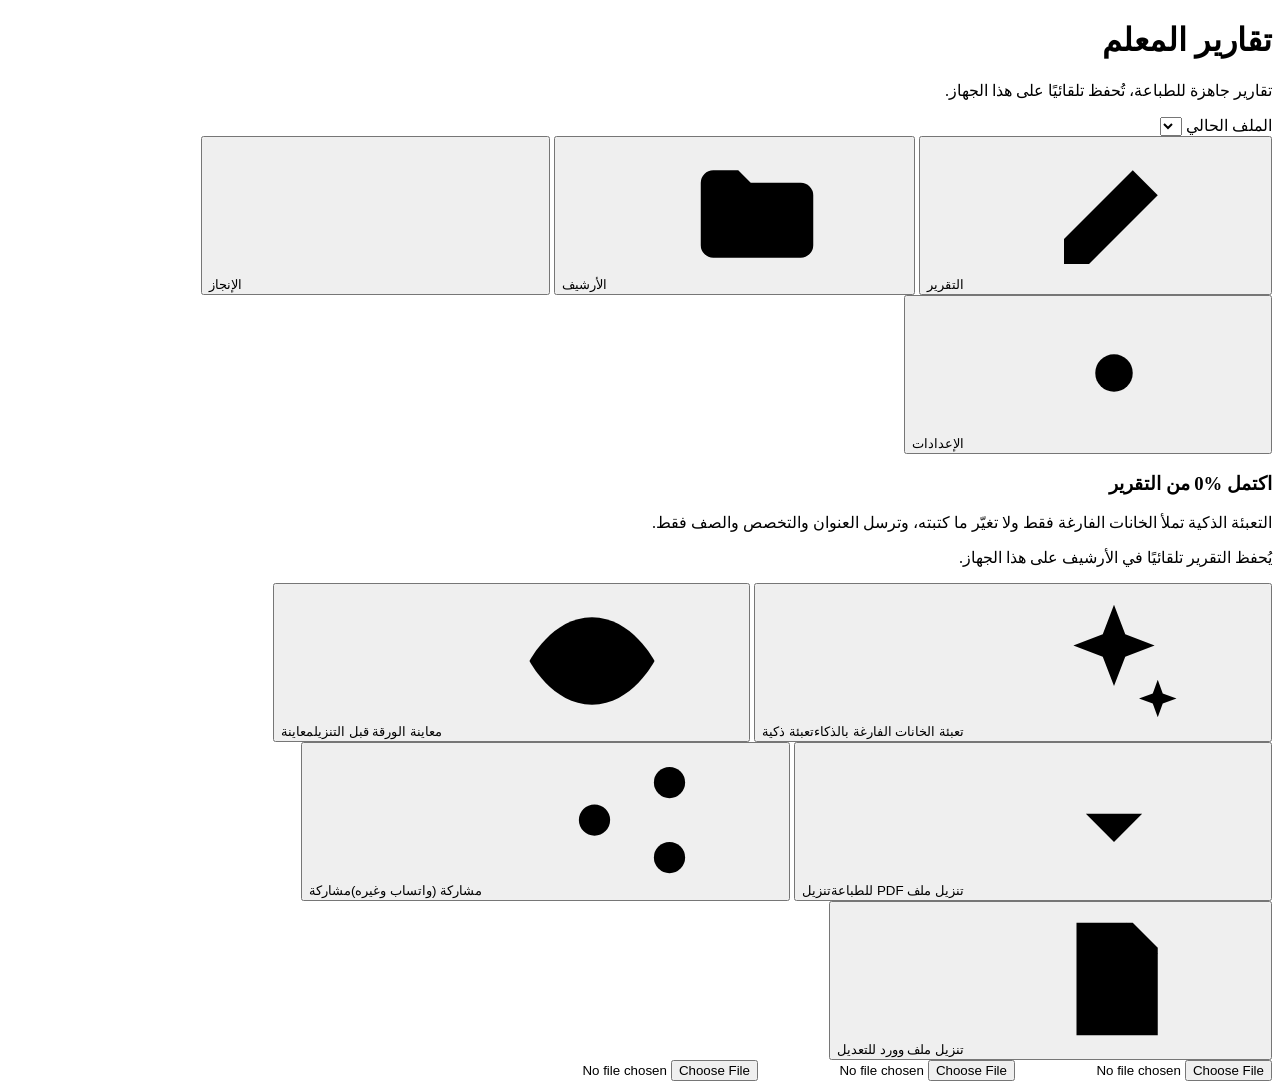
<file: src/template.html>
<!DOCTYPE html>
<html lang="ar" dir="rtl">
<head>
<meta charset="utf-8">
<meta name="viewport" content="width=device-width, initial-scale=1, viewport-fit=cover">
<title>تقارير المعلم</title>
<meta name="theme-color" content="#2D4A9E">
<meta name="mobile-web-app-capable" content="yes">
<meta name="apple-mobile-web-app-capable" content="yes">
<meta name="apple-mobile-web-app-title" content="تقارير المعلم">
<link rel="manifest" href="manifest.webmanifest">
<link rel="icon" href="icon-192.png">
<link rel="apple-touch-icon" href="apple-touch-icon.png">
<link rel="preconnect" href="https://fonts.googleapis.com">
<link rel="preconnect" href="https://fonts.gstatic.com" crossorigin>
<link href="https://fonts.googleapis.com/css2?family=Cairo:wght@600;700;800&family=Tajawal:wght@400;500;700&display=swap" rel="stylesheet">
<style>
/*@@CSS@@*/
</style>
</head>
<body data-view="edit">
<svg width="0" height="0" style="position:absolute" aria-hidden="true">
  <symbol id="i-ai" viewBox="0 0 24 24"><path d="M12 3l1.8 4.7 4.7 1.8-4.7 1.8L12 16l-1.8-4.7L5.5 9.5l4.7-1.8L12 3z"/><path d="M19 15l.8 2.2L22 18l-2.2.8L19 21l-.8-2.2L16 18l2.2-.8L19 15z"/></symbol>
  <symbol id="i-eye" viewBox="0 0 24 24"><path d="M2 12s3.6-7 10-7 10 7 10 7-3.6 7-10 7S2 12 2 12z"/><circle cx="12" cy="12" r="3"/></symbol>
  <symbol id="i-down" viewBox="0 0 24 24"><path d="M12 4v11M7.5 11L12 15.5 16.5 11M5 20h14"/></symbol>
  <symbol id="i-up" viewBox="0 0 24 24"><path d="M12 16V5M7.5 9L12 4.5 16.5 9M5 20h14"/></symbol>
  <symbol id="i-copy" viewBox="0 0 24 24"><rect x="9" y="9" width="11" height="11" rx="2"/><path d="M5 15V6a2 2 0 012-2h9"/></symbol>
  <symbol id="i-trash" viewBox="0 0 24 24"><path d="M4 7h16M9 7V4h6v3M6 7l1 13h10l1-13M10 11v6M14 11v6"/></symbol>
  <symbol id="i-img" viewBox="0 0 24 24"><rect x="3" y="4" width="18" height="16" rx="2"/><circle cx="9" cy="10" r="1.5"/><path d="M21 16l-5-5-8 8"/></symbol>
  <symbol id="i-x" viewBox="0 0 24 24"><path d="M6 6l12 12M18 6L6 18"/></symbol>
  <symbol id="i-flask" viewBox="0 0 24 24"><path d="M9 3h6M10 3v6l-5 9a2 2 0 001.7 3h10.6a2 2 0 001.7-3l-5-9V3"/></symbol>
  <symbol id="i-edit" viewBox="0 0 24 24"><path d="M4 20h4L19 9l-4-4L4 16v4zM13.5 6.5l4 4"/></symbol>
  <symbol id="i-folder" viewBox="0 0 24 24"><path d="M3 7a2 2 0 012-2h4l2 2h8a2 2 0 012 2v8a2 2 0 01-2 2H5a2 2 0 01-2-2V7z"/></symbol>
  <symbol id="i-chart" viewBox="0 0 24 24"><path d="M4 20V4M4 20h16M8 16v-4M12 16V8M16 16v-6"/></symbol>
  <symbol id="i-gear" viewBox="0 0 24 24"><circle cx="12" cy="12" r="3"/><path d="M12 2v3M12 19v3M2 12h3M19 12h3M4.9 4.9l2.1 2.1M17 17l2.1 2.1M19.1 4.9L17 7M7 17l-2.1 2.1"/></symbol>
  <symbol id="i-share" viewBox="0 0 24 24"><circle cx="6" cy="12" r="2.5"/><circle cx="18" cy="6" r="2.5"/><circle cx="18" cy="18" r="2.5"/><path d="M8.2 10.8l7.6-3.6M8.2 13.2l7.6 3.6"/></symbol>
  <symbol id="i-doc" viewBox="0 0 24 24"><path d="M6 3h9l4 4v14H6V3z"/><path d="M14 3v5h5M9 13h7M9 17h7"/></symbol>
  <symbol id="i-plus" viewBox="0 0 24 24"><path d="M12 5v14M5 12h14"/></symbol>
  <symbol id="i-wand" viewBox="0 0 24 24"><path d="M4 20L16 8M14 6l4 4M18 3v3M16.5 4.5h3M6 5v2M5 6h2"/></symbol>
  <symbol id="i-cam" viewBox="0 0 24 24"><path d="M4 8h3l1.5-2h7L17 8h3v11H4V8z"/><circle cx="12" cy="13" r="3.5"/></symbol>
  <symbol id="i-users" viewBox="0 0 24 24"><circle cx="9" cy="8" r="3.2"/><path d="M3 20c0-3.3 2.7-6 6-6s6 2.7 6 6M16 5a3 3 0 010 6M18 14c2.2.6 3.5 2.8 3.5 6"/></symbol>
  <symbol id="i-sync" viewBox="0 0 24 24"><path d="M20 8a8 8 0 00-14-2M4 4v4h4M4 16a8 8 0 0014 2M20 20v-4h-4"/></symbol>
  <symbol id="i-phone" viewBox="0 0 24 24"><rect x="7" y="3" width="10" height="18" rx="2"/><path d="M11 18h2"/></symbol>
  <symbol id="i-check" viewBox="0 0 24 24"><path d="M5 12.5l4.5 4.5L19 7.5"/></symbol>
  <symbol id="i-chev" viewBox="0 0 24 24"><path d="M6 9l6 6 6-6"/></symbol>
</svg>

<div class="wrap">
  <header class="top">
    <div class="top-row">
      <div>
        <h1>تقارير المعلم</h1>
        <p id="subLine">تقارير جاهزة للطباعة، تُحفظ تلقائيًا على هذا الجهاز.</p>
      </div>
      <div class="profsw">
        <label class="sr" for="profSel">الملف الحالي</label>
        <select id="profSel" aria-label="الملف الحالي"></select>
      </div>
    </div>
  </header>

  <nav class="views" aria-label="أقسام الصفحة">
    <button type="button" class="vbtn" data-view="edit" aria-current="page"><svg class="i"><use href="#i-edit"/></svg><span>التقرير</span></button>
    <button type="button" class="vbtn" data-view="archive"><svg class="i"><use href="#i-folder"/></svg><span>الأرشيف</span></button>
    <button type="button" class="vbtn" data-view="dash"><svg class="i"><use href="#i-chart"/></svg><span>الإنجاز</span></button>
    <button type="button" class="vbtn" data-view="settings"><svg class="i"><use href="#i-gear"/></svg><span>الإعدادات</span></button>
  </nav>

  <div class="tabbar" id="tabbar">
    <div class="tabs" role="tablist" aria-label="نوع التقرير" id="tabs"></div>
    <div class="progress" role="progressbar" aria-label="اكتمال التقرير" aria-valuemin="0" aria-valuemax="100" aria-valuenow="0"><i id="bar"></i></div>
  </div>

  <main class="layout">
    <div class="stack" id="form"></div>

    <aside aria-label="إجراءات التقرير" id="actions">
      <div class="side-info">
        <h3>اكتمل <span dir="ltr" id="pctTxt">0%</span> من التقرير</h3>
        <p class="ai-note">التعبئة الذكية تملأ الخانات الفارغة فقط ولا تغيّر ما كتبته، وترسل العنوان والتخصص والصف فقط.</p>
        <p class="save-note" id="saveNote">يُحفظ التقرير تلقائيًا في الأرشيف على هذا الجهاز.</p>
      </div>
      <div class="actions">
        <button class="abtn primary" data-act="ai" id="aiBtn"><svg class="i"><use href="#i-ai"/></svg><span class="l-long">تعبئة الخانات الفارغة بالذكاء</span><span class="l-short">تعبئة ذكية</span></button>
        <button class="abtn" data-act="preview"><svg class="i"><use href="#i-eye"/></svg><span class="l-long">معاينة الورقة قبل التنزيل</span><span class="l-short">معاينة</span></button>
        <button class="abtn" data-act="pdf" id="pdfBtn"><svg class="i"><use href="#i-down"/></svg><span class="l-long">تنزيل ملف PDF للطباعة</span><span class="l-short">تنزيل</span></button>
        <button class="abtn" data-act="share"><svg class="i"><use href="#i-share"/></svg><span class="l-long">مشاركة (واتساب وغيره)</span><span class="l-short">مشاركة</span></button>
        <button class="abtn desk-only" data-act="docx"><svg class="i"><use href="#i-doc"/></svg><span class="l-long">تنزيل ملف وورد للتعديل</span></button>
      </div>
    </aside>
  </main>
</div>

<div id="toast" role="status" aria-live="polite"></div>

<div class="overlay" id="dlg" hidden>
  <div class="modal" role="dialog" aria-modal="true" aria-labelledby="dlgT">
    <h3 id="dlgT">حذف بيانات التقرير؟</h3>
    <p id="dlgP">ستُحذف حقول هذا التقرير وصوره.</p>
    <div class="btnrow">
      <button class="btn danger" data-dlg="ok" id="dlgOk">حذف</button>
      <button class="btn" data-dlg="cancel">إلغاء</button>
    </div>
  </div>
</div>

<div class="overlay" id="pick" hidden>
  <div class="modal wide" role="dialog" aria-modal="true" aria-labelledby="pickT">
    <div class="pvhead">
      <h3 id="pickT">اختيار</h3>
      <button class="btn" data-pickclose aria-label="إغلاق"><svg class="i"><use href="#i-x"/></svg></button>
    </div>
    <div class="pickbody" id="pickBody"></div>
    <div class="btnrow pickfoot" id="pickFoot" hidden><button class="btn primary" id="pickOk" type="button">إضافة المحدد</button></div>
  </div>
</div>

<div class="overlay" id="pv" hidden>
  <div class="pvbox" role="dialog" aria-modal="true" aria-labelledby="pvT">
    <div class="pvhead">
      <h3 id="pvT">معاينة الورقة</h3>
      <div class="btnrow">
        <button class="btn primary" data-act="pdf"><svg class="i"><use href="#i-down"/></svg>تنزيل</button>
        <button class="btn" data-act="share"><svg class="i"><use href="#i-share"/></svg>مشاركة</button>
        <button class="btn" data-pvclose id="pvClose" aria-label="إغلاق المعاينة"><svg class="i"><use href="#i-x"/></svg></button>
      </div>
    </div>
    <div class="pvbody" id="pvBody"><div class="pvwrap" id="pvWrap"></div></div>
  </div>
</div>

<input class="sr" type="file" id="bookFile" accept="image/*" capture="environment" tabindex="-1">
<input class="sr" type="file" id="restoreFile" accept="application/json,.json" tabindex="-1">
<input class="sr" type="file" id="imgFile" accept="image/*" tabindex="-1">

<div id="sheetHolder" aria-hidden="true"></div>

<script>
(function(){
/*@@JS@@*/
})();
</script>
</body>
</html>
</file>
